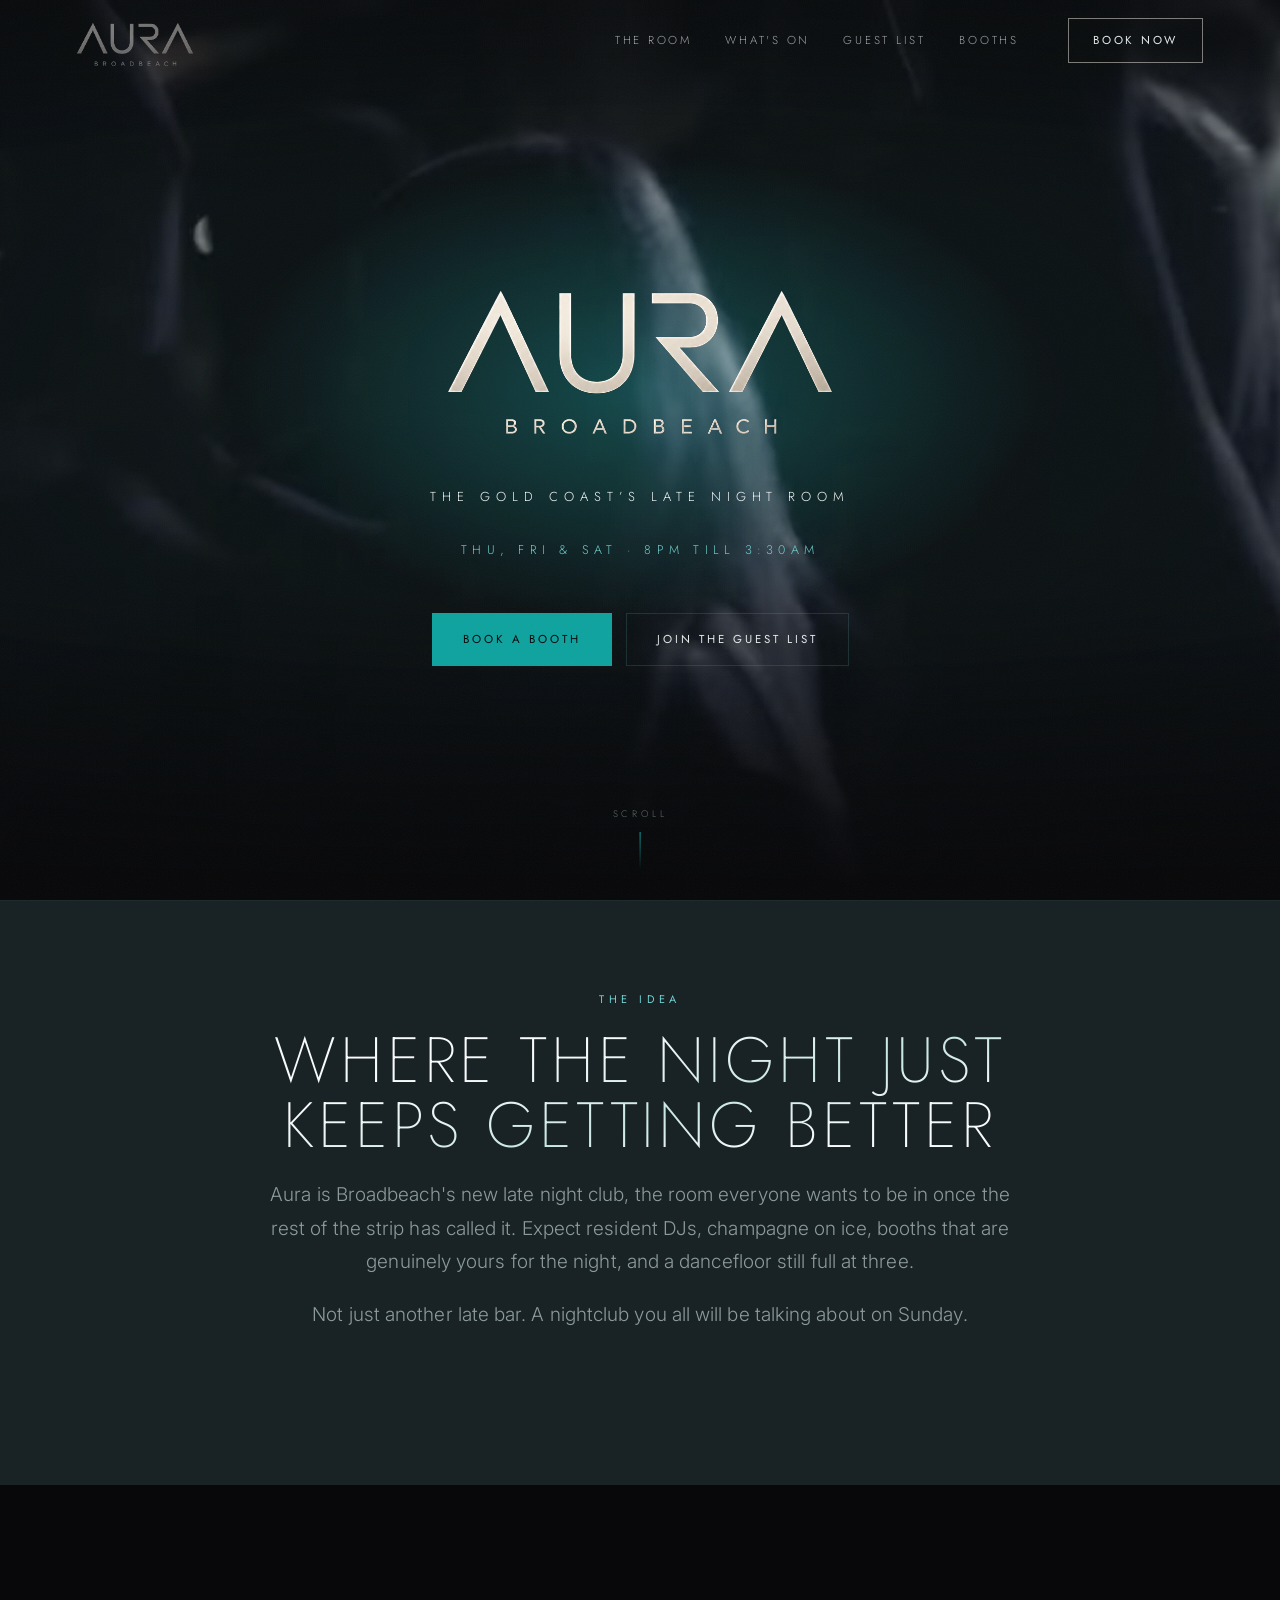
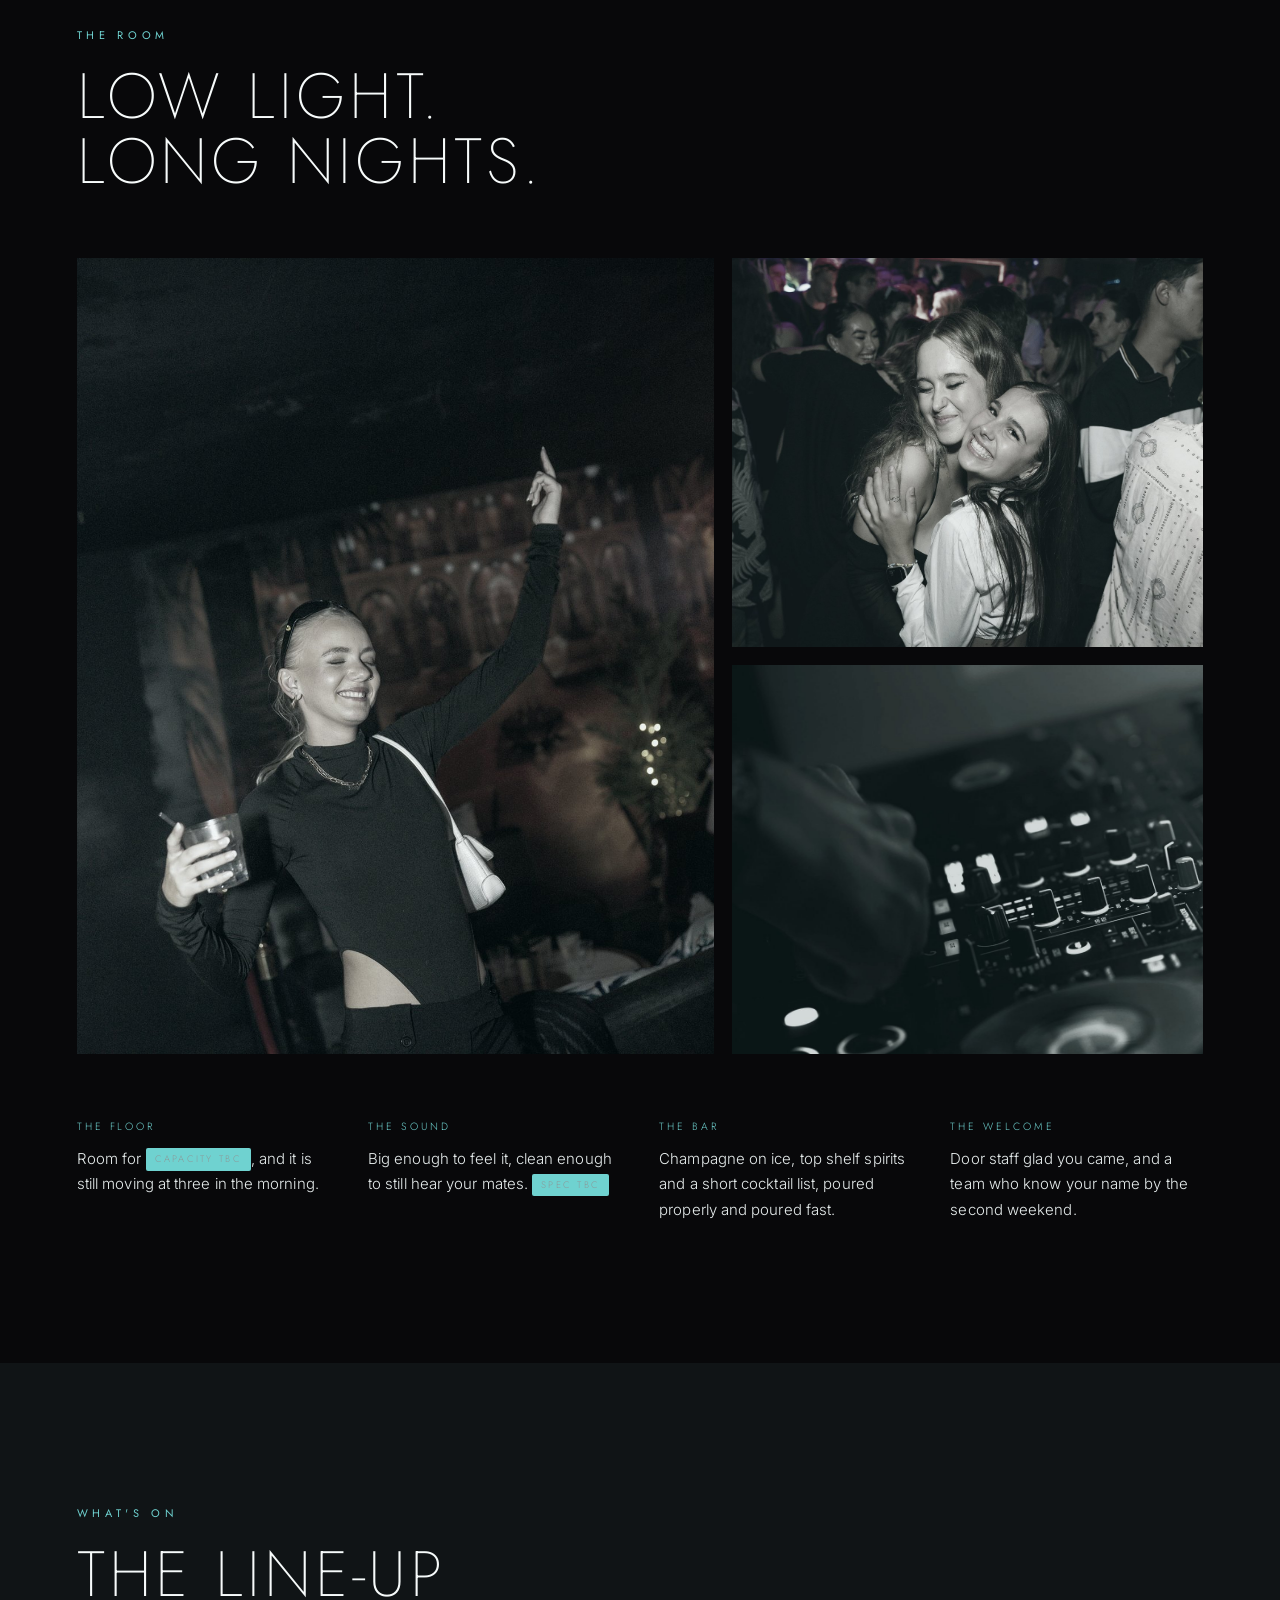
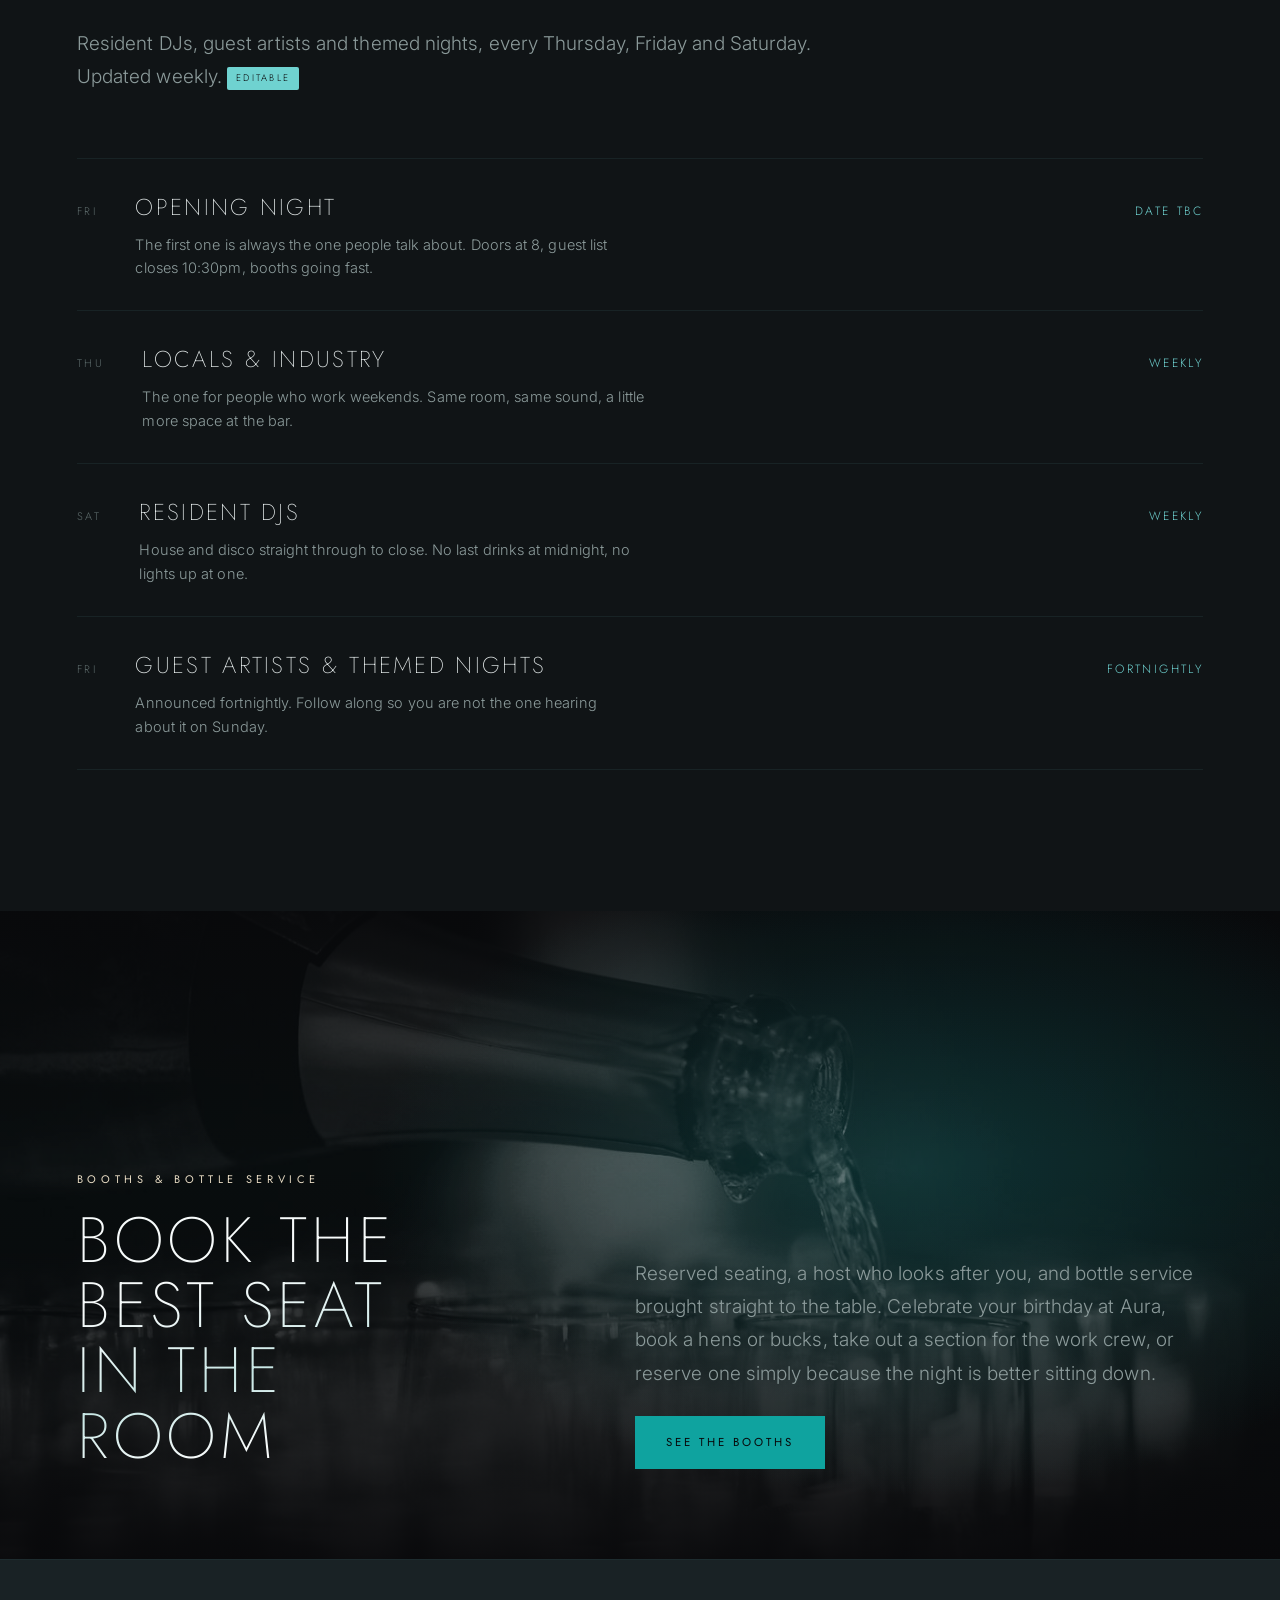
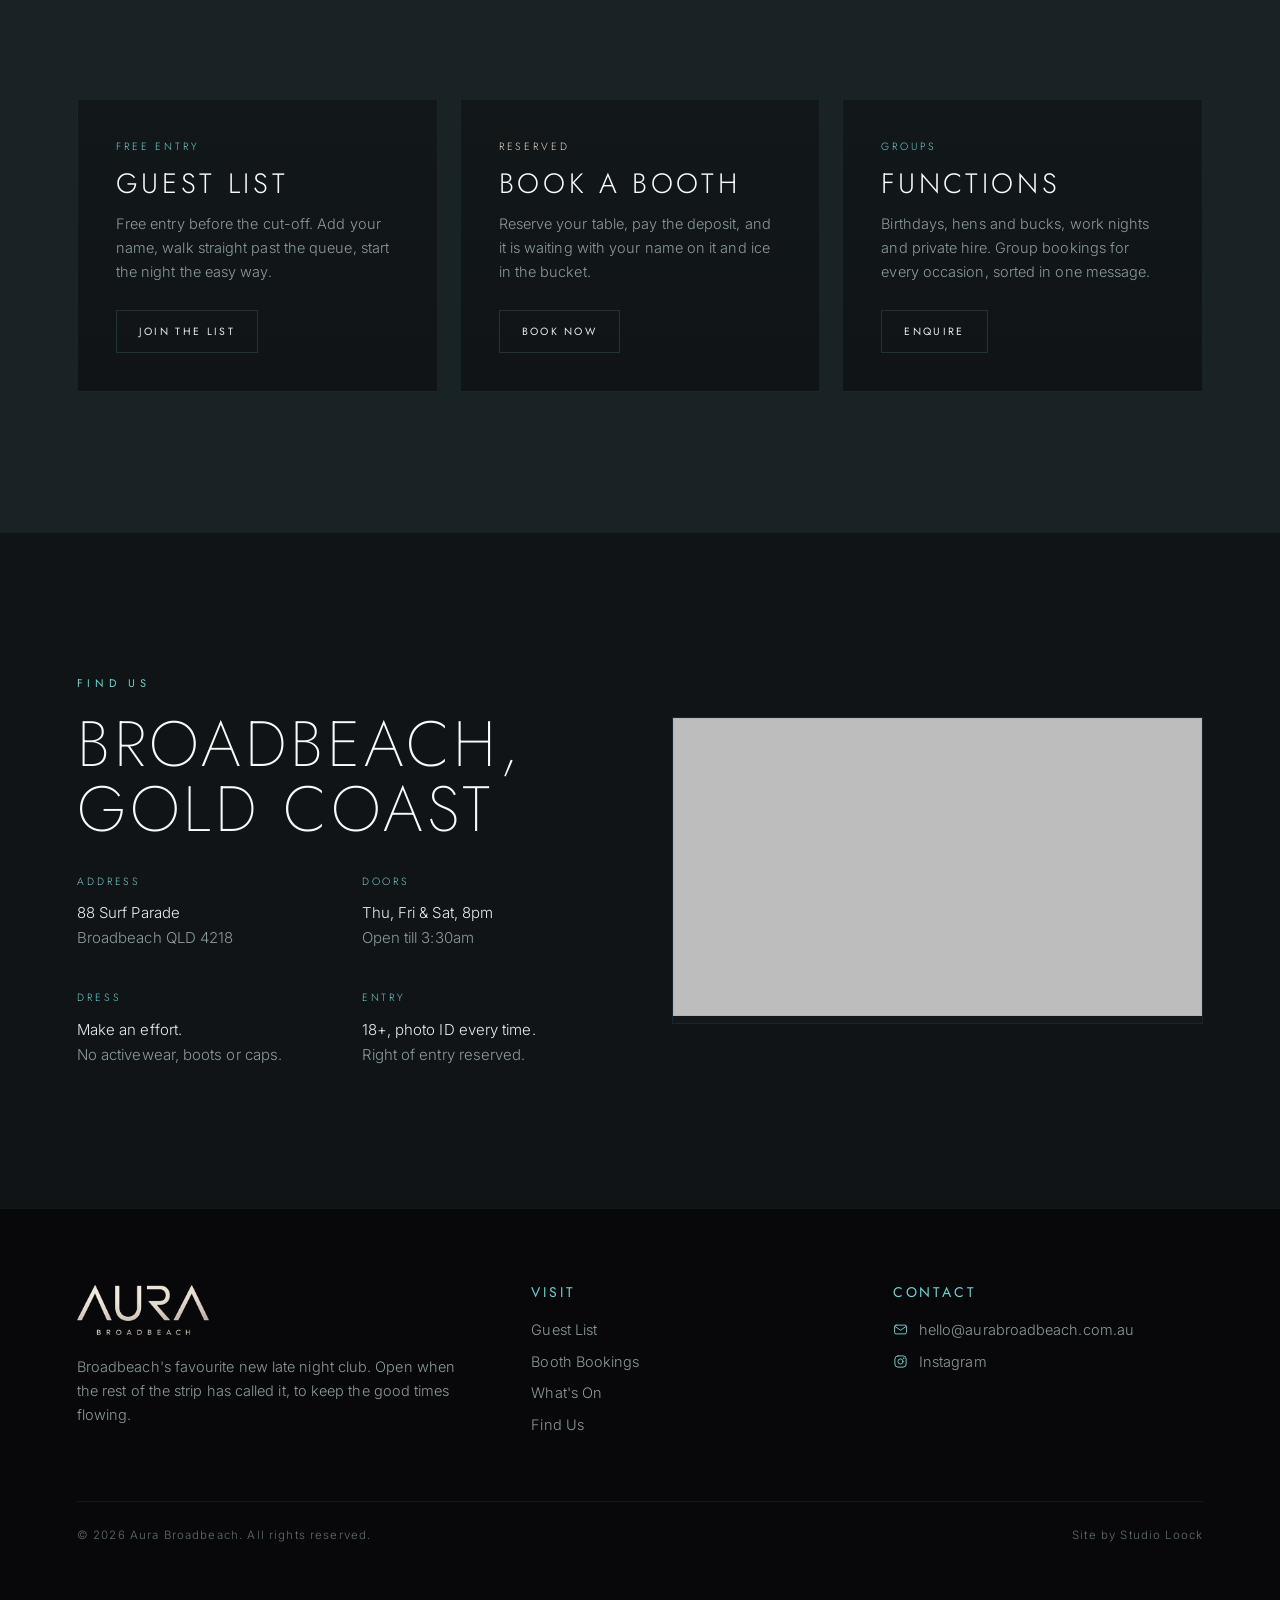
<file: index.html>
<!doctype html>
<html lang="en-AU">
<head>
<meta charset="utf-8">
<meta name="viewport" content="width=device-width, initial-scale=1">
<title>Aura Broadbeach | Late Night Club, Booths &amp; Guest List</title>
<meta name="description" content="Aura is Broadbeach's new late night club, where good taste meets a good time. Resident DJs, VIP booths, bottle service and a free guest list. Open Thursday to Saturday until 3:30am.">
<link rel="canonical" href="https://aurabroadbeach.com.au/">
<meta property="og:type" content="website">
<meta property="og:title" content="Aura Broadbeach">
<meta property="og:description" content="Broadbeach's new late night club. Resident DJs, VIP booths and bottle service, open Thursday to Saturday until 3:30am.">
<meta property="og:url" content="https://aurabroadbeach.com.au/">
<meta property="og:image" content="https://aurabroadbeach.com.au/assets/hero.jpg?v=6">
<meta name="twitter:card" content="summary_large_image">
<meta name="theme-color" content="#08080a">
<link rel="icon" href="assets/logo.png">
<link rel="preconnect" href="https://fonts.googleapis.com">
<link rel="preconnect" href="https://fonts.gstatic.com" crossorigin>
<link href="https://fonts.googleapis.com/css2?family=Jost:wght@200;300;400&family=Inter:wght@300;400&display=swap" rel="stylesheet">
<link rel="stylesheet" href="styles.css?v=17">
<!-- TRACKING SLOT: Meta Pixel + Google tag go here before launch -->
<script type="application/ld+json">
{
  "@context":"https://schema.org",
  "@type":"NightClub",
  "name":"Aura Broadbeach",
  "url":"https://aurabroadbeach.com.au/",
  "image":"https://aurabroadbeach.com.au/assets/hero.jpg?v=6",
  "description":"Aura is Broadbeach's late night club on the Gold Coast. Resident DJs, VIP booth bookings, bottle service and a free guest list, open Thursday to Saturday until 3:30am.",
  "address":{"@type":"PostalAddress","streetAddress":"88 Surf Parade","addressLocality":"Broadbeach","addressRegion":"QLD","postalCode":"4218","addressCountry":"AU"},
  "openingHoursSpecification":[
    {"@type":"OpeningHoursSpecification","dayOfWeek":["Thursday","Friday","Saturday"],"opens":"20:00","closes":"03:30"}
  ],
  "acceptsReservations":"True"
}
</script>
</head>
<body>

<a class="btn btn-sm" href="#main" style="position:absolute;left:-9999px;top:0;z-index:200;" onfocus="this.style.left='10px';this.style.top='10px';" onblur="this.style.left='-9999px';">Skip to content</a>

<nav class="nav" id="nav">
  <a class="nav-logo" href="./" aria-label="Aura Broadbeach, home"><img src="assets/logo.png" alt="Aura Broadbeach"></a>
  <div class="nav-links">
    <a class="hide-sm" href="#room">The Room</a>
    <a class="hide-sm" href="#whats-on">What's On</a>
    <a href="guest-list/">Guest List</a>
    <a href="booth-bookings/">Booths</a>
    <a class="btn btn-sm nav-cta" href="#" data-sr="booknow">Book Now</a>
  </div>
</nav>

<main id="main">

<!-- ============ HERO ============ -->
<header class="hero">
  <div class="hero-bg">
    <img src="assets/hero.jpg?v=6" alt="" aria-hidden="true" fetchpriority="high">
    <video class="hero-video" id="heroVideo" muted loop autoplay playsinline webkit-playsinline preload="none" poster="assets/hero.jpg?v=6" aria-hidden="true" tabindex="-1"
      data-webm="assets/hero.webm?v=6" data-mp4="assets/hero.mp4?v=6"
      data-webm-sm="assets/hero-m.webm?v=6" data-mp4-sm="assets/hero-m.mp4?v=6"></video>
  </div>
  <div class="hero-glow" aria-hidden="true"></div>
  <div class="hero-inner">
    <img class="hero-logo" src="assets/logo.png" alt="Aura Broadbeach">
    <p class="hero-sub">The Gold Coast&rsquo;s late <br class="br-sm">night room</p>
    <p class="hero-nights">Thu, Fri &amp; Sat &middot; 8pm till 3:30am</p>
    <div class="hero-cta">
      <a class="btn btn-solid" href="booth-bookings/">Book a Booth</a>
      <a class="btn" href="guest-list/">Join the Guest List</a>
    </div>
  </div>
  <a class="scroll-cue" href="#room">Scroll<span></span></a>
</header>

<!-- ============ STATEMENT ============ -->
<section class="band-tight band-slate">
  <div class="wrap">
    <div class="head center rv">
      <p class="eyebrow">The Idea</p>
      <h2 class="metal" style="max-width:22ch;">Where the night just keeps getting better</h2>
      <p class="lead" style="text-align:center; margin-inline:auto;">Aura is Broadbeach's new late night club, the room everyone wants to be in once the rest of the strip has called it. Expect resident DJs, champagne on ice, booths that are genuinely yours for the night, and a dancefloor still full at three.</p>
      <p class="lead" style="text-align:center; margin-inline:auto;">Not just another late bar. A nightclub you all will be talking about on Sunday.</p>
    </div>
  </div>
</section>

<!-- ============ THE ROOM ============ -->
<section class="band" id="room">
  <div class="wrap">
    <div class="head rv">
      <p class="eyebrow">The Room</p>
      <h2>Low light.<br>Long nights.</h2>
    </div>
    <div class="mosaic rv">
      <figure class="m-a"><img src="assets/room.jpg?v=5" alt="Friends on the dancefloor at Aura Broadbeach" loading="lazy"></figure>
      <figure class="m-b"><img src="assets/floor.jpg?v=5" alt="The crowd at Aura Broadbeach" loading="lazy"></figure>
      <figure class="m-c"><img src="assets/bar.jpg?v=5" alt="The DJ decks at Aura Broadbeach" loading="lazy"></figure>
    </div>
    <div class="info rv" style="margin-top:clamp(38px,5vw,64px);">
      <div><div class="k">The Floor</div><div class="v">Room for <span class="ph">capacity TBC</span>, and it is still moving at three in the morning.</div></div>
      <div><div class="k">The Sound</div><div class="v">Big enough to feel it, clean enough to still hear your mates. <span class="ph">spec TBC</span></div></div>
      <div><div class="k">The Bar</div><div class="v">Champagne on ice, top shelf spirits and a short cocktail list, poured properly and poured fast.</div></div>
      <div><div class="k">The Welcome</div><div class="v">Door staff glad you came, and a team who know your name by the second weekend.</div></div>
    </div>
  </div>
</section>

<!-- ============ WHAT'S ON ============ -->
<section class="band" id="whats-on" style="background:var(--ink);">
  <div class="wrap">
    <div class="head rv">
      <p class="eyebrow">What's On</p>
      <h2>The line-up</h2>
      <p class="lead">Resident DJs, guest artists and themed nights, every Thursday, Friday and Saturday. Updated weekly. <span class="ph">Editable</span></p>
    </div>
    <div class="rows rv">
      <div class="row">
        <div class="n">FRI</div>
        <div><div class="t">Opening Night</div><div class="d">The first one is always the one people talk about. Doors at 8, guest list closes 10:30pm, booths going fast.</div></div>
        <div class="v">Date TBC</div>
      </div>
      <div class="row">
        <div class="n">THU</div>
        <div><div class="t">Locals &amp; Industry</div><div class="d">The one for people who work weekends. Same room, same sound, a little more space at the bar.</div></div>
        <div class="v">Weekly</div>
      </div>
      <div class="row">
        <div class="n">SAT</div>
        <div><div class="t">Resident DJs</div><div class="d">House and disco straight through to close. No last drinks at midnight, no lights up at one.</div></div>
        <div class="v">Weekly</div>
      </div>
      <div class="row">
        <div class="n">FRI</div>
        <div><div class="t">Guest Artists &amp; Themed Nights</div><div class="d">Announced fortnightly. Follow along so you are not the one hearing about it on Sunday.</div></div>
        <div class="v">Fortnightly</div>
      </div>
    </div>
  </div>
</section>

<!-- ============ BOOTHS FEATURE ============ -->
<section class="feature">
  <div class="feature-bg"><img src="assets/booths.jpg?v=5" alt="" aria-hidden="true" loading="lazy"></div>
  <div class="feature-glow" aria-hidden="true"></div>
  <div class="wrap">
    <div class="split narrow" style="align-items:end;">
      <div class="rv">
        <p class="eyebrow gold" style="margin-bottom:20px;">Booths &amp; Bottle Service</p>
        <h2 class="metal h-tight-sm">Book the best seat in the room</h2>
      </div>
      <div class="rv" style="display:flex; flex-direction:column; gap:26px; align-items:flex-start;">
        <p class="lead">Reserved seating, a host who looks after you, and bottle service brought straight to the table. Celebrate your birthday at Aura, book a hens or bucks, take out a section for the work crew, or reserve one simply because the night is better sitting down.</p>
        <a class="btn btn-solid" href="booth-bookings/">See the booths</a>
      </div>
    </div>
  </div>
</section>

<!-- ============ TWO PATHS ============ -->
<section class="band band-slate">
  <div class="wrap">
    <div class="cards rv">
      <div class="card">
        <p class="cap">Free Entry</p>
        <h3>Guest List</h3>
        <p>Free entry before the cut-off. Add your name, walk straight past the queue, start the night the easy way.</p>
        <div style="margin-top:auto; padding-top:12px;"><a class="btn btn-sm" href="guest-list/">Join the list</a></div>
      </div>
      <div class="card">
        <p class="cap gold">Reserved</p>
        <h3>Book a Booth</h3>
        <p>Reserve your table, pay the deposit, and it is waiting with your name on it and ice in the bucket.</p>
        <div style="margin-top:auto; padding-top:12px;"><a class="btn btn-sm" href="booth-bookings/">Book now</a></div>
      </div>
      <div class="card">
        <p class="cap">Groups</p>
        <h3>Functions</h3>
        <p>Birthdays, hens and bucks, work nights and private hire. Group bookings for every occasion, sorted in one message.</p>
        <div style="margin-top:auto; padding-top:12px;"><a class="btn btn-sm" href="booth-bookings/#functions">Enquire</a></div>
      </div>
    </div>
  </div>
</section>

<!-- ============ FIND US ============ -->
<section class="band" id="find-us" style="background:var(--ink);">
  <div class="wrap">
    <div class="split">
      <div class="rv">
        <p class="eyebrow" style="margin-bottom:20px;">Find Us</p>
        <h2 style="margin-bottom:30px;">Broadbeach,<br>Gold Coast</h2>
        <div class="info" style="grid-template-columns:1fr 1fr;">
          <div><div class="k">Address</div><div class="v">88 Surf Parade<br><span>Broadbeach QLD 4218</span></div></div>
          <div><div class="k">Doors</div><div class="v">Thu, Fri &amp; Sat, 8pm<br><span>Open till 3:30am</span></div></div>
          <div><div class="k">Dress</div><div class="v">Make an effort.<br><span>No activewear, boots or caps.</span></div></div>
          <div><div class="k">Entry</div><div class="v">18+, photo ID every time.<br><span>Right of entry reserved.</span></div></div>
        </div>
      </div>
      <div class="rv map-shell">
        <iframe class="map" title="Map showing Aura Broadbeach" loading="lazy" referrerpolicy="no-referrer-when-downgrade"
          src="https://www.google.com/maps?q=88%20Surf%20Parade%2C%20Broadbeach%20QLD%204218&output=embed"></iframe>
      </div>
    </div>
  </div>
</section>

</main>

<!-- ============ FOOTER ============ -->
<footer class="site">
  <div class="wrap">
    <div class="foot">
      <div>
        <img src="assets/logo.png" alt="Aura Broadbeach">
        <p>Broadbeach's favourite new late night club. Open when the rest of the strip has called it, to keep the good times flowing.</p>
      </div>
      <div>
        <h4>Visit</h4>
        <a href="guest-list/">Guest List</a>
        <a href="booth-bookings/">Booth Bookings</a>
        <a href="#whats-on">What's On</a>
        <a href="#find-us">Find Us</a>
      </div>
      <div>
        <h4>Contact</h4>
        <a class="with-ico" href="mailto:HELLO@AURABROADBEACH.COM.AU"><svg viewBox="0 0 24 24" aria-hidden="true"><rect x="2.5" y="5" width="19" height="14" rx="2.5"/><path d="M3 7l8.1 5.6a1.6 1.6 0 0 0 1.8 0L21 7"/></svg><span>hello@aurabroadbeach.com.au</span></a>
        <a class="with-ico" href="https://www.instagram.com/aura_broadbeach/" target="_blank" rel="noopener"><svg viewBox="0 0 24 24" aria-hidden="true"><rect x="3" y="3" width="18" height="18" rx="5"/><circle cx="12" cy="12" r="4.1"/><circle class="fillbit" cx="17.2" cy="6.8" r="1.25"/></svg><span>Instagram</span></a>
        <!-- Facebook link hidden until the venue supplies the URL -->
      </div>
    </div>
    <div class="colophon">
      <span>&copy; 2026 Aura Broadbeach. All rights reserved.</span>
      <span>Site by <a href="https://studioloock.co" target="_blank" rel="noopener">Studio Loock</a></span>
    </div>
  </div>
</footer>
<script src="assets/lenis.min.js" defer></script>
<script src="app.js?v=13" defer></script>
</body>
</html>
</file>
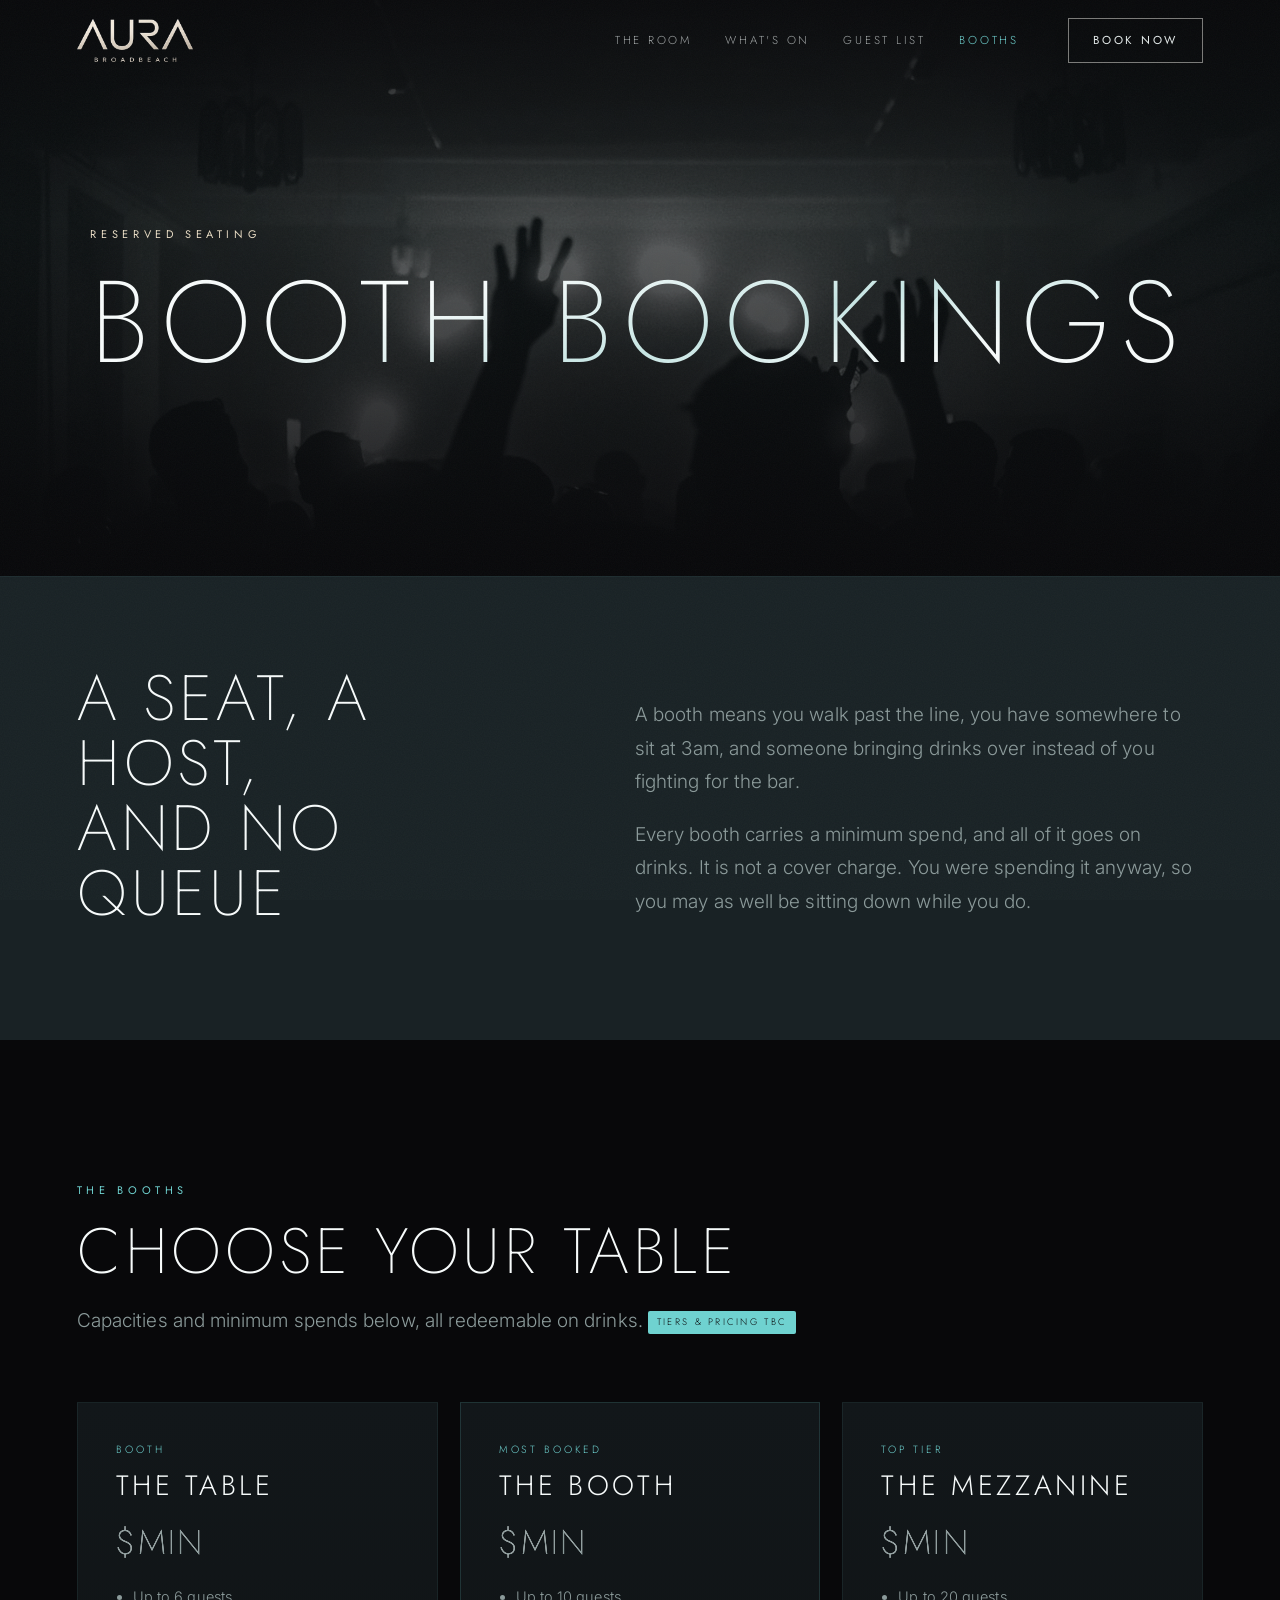
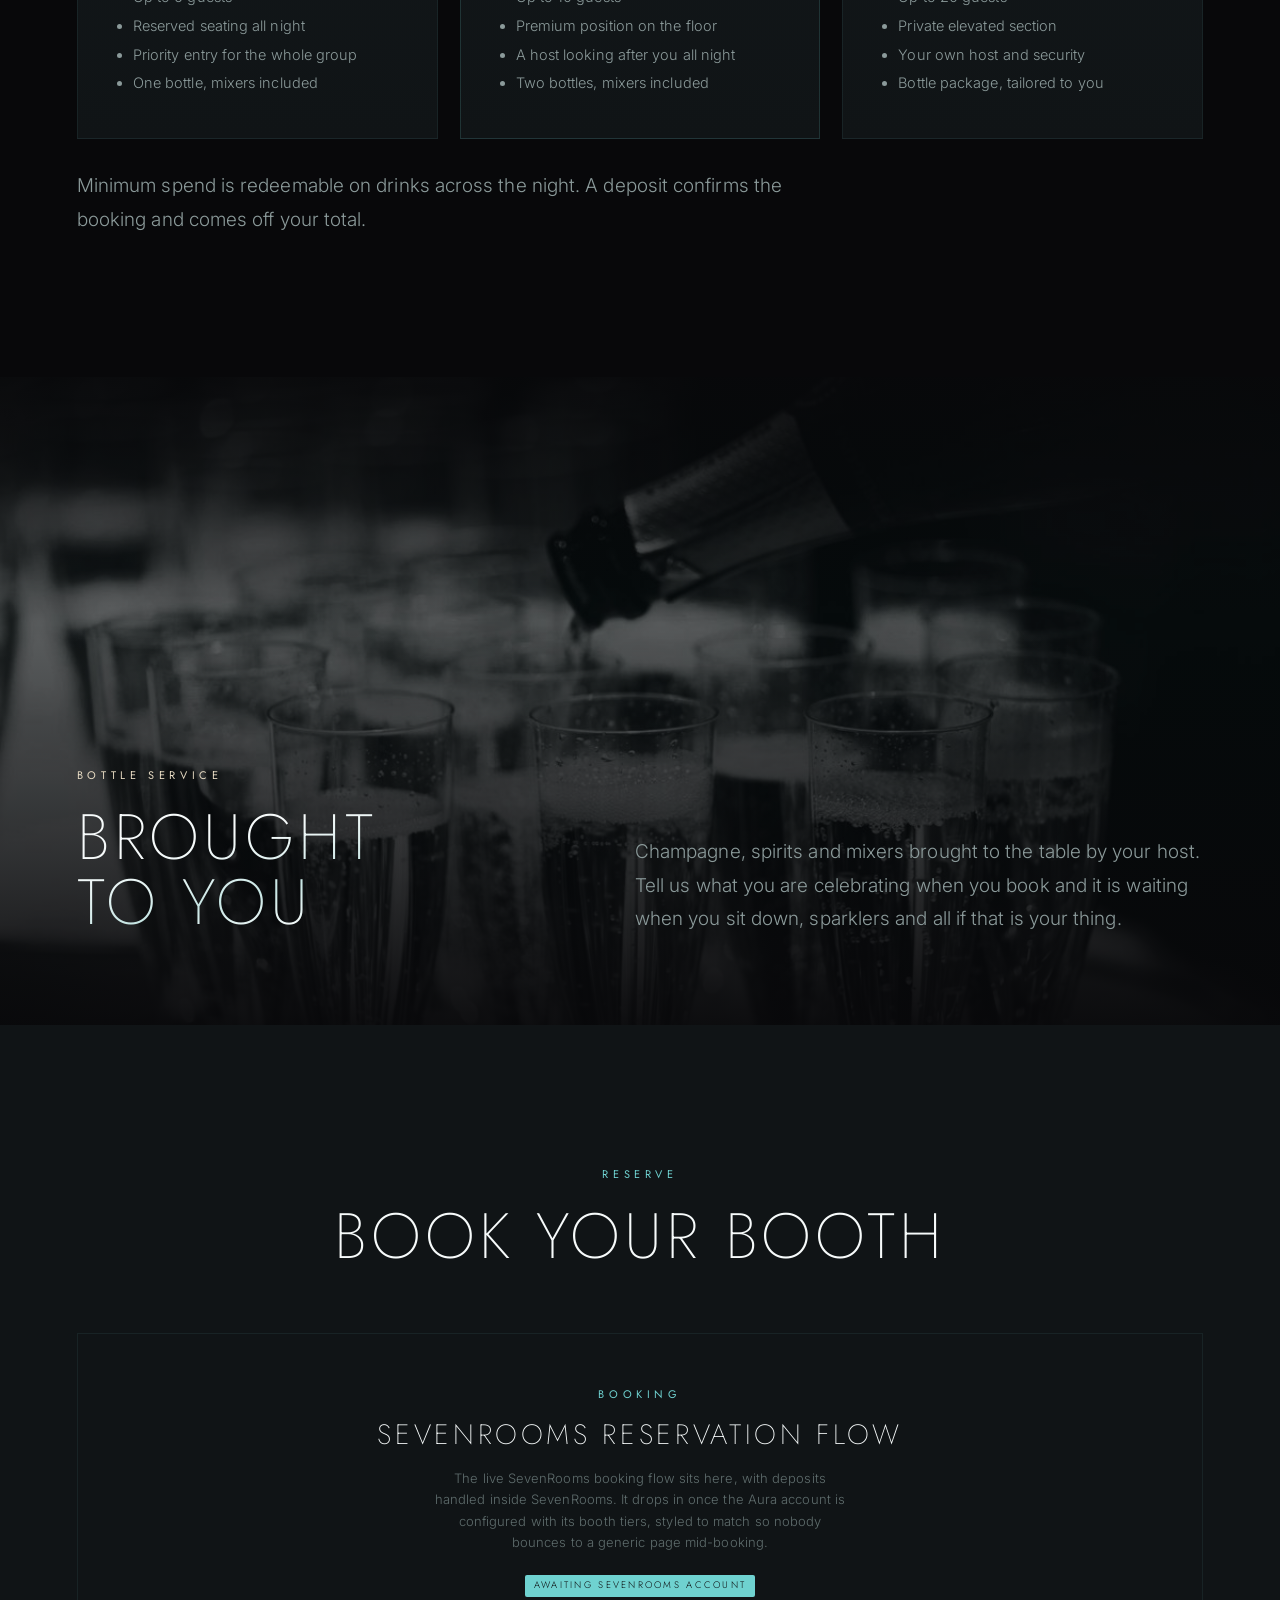
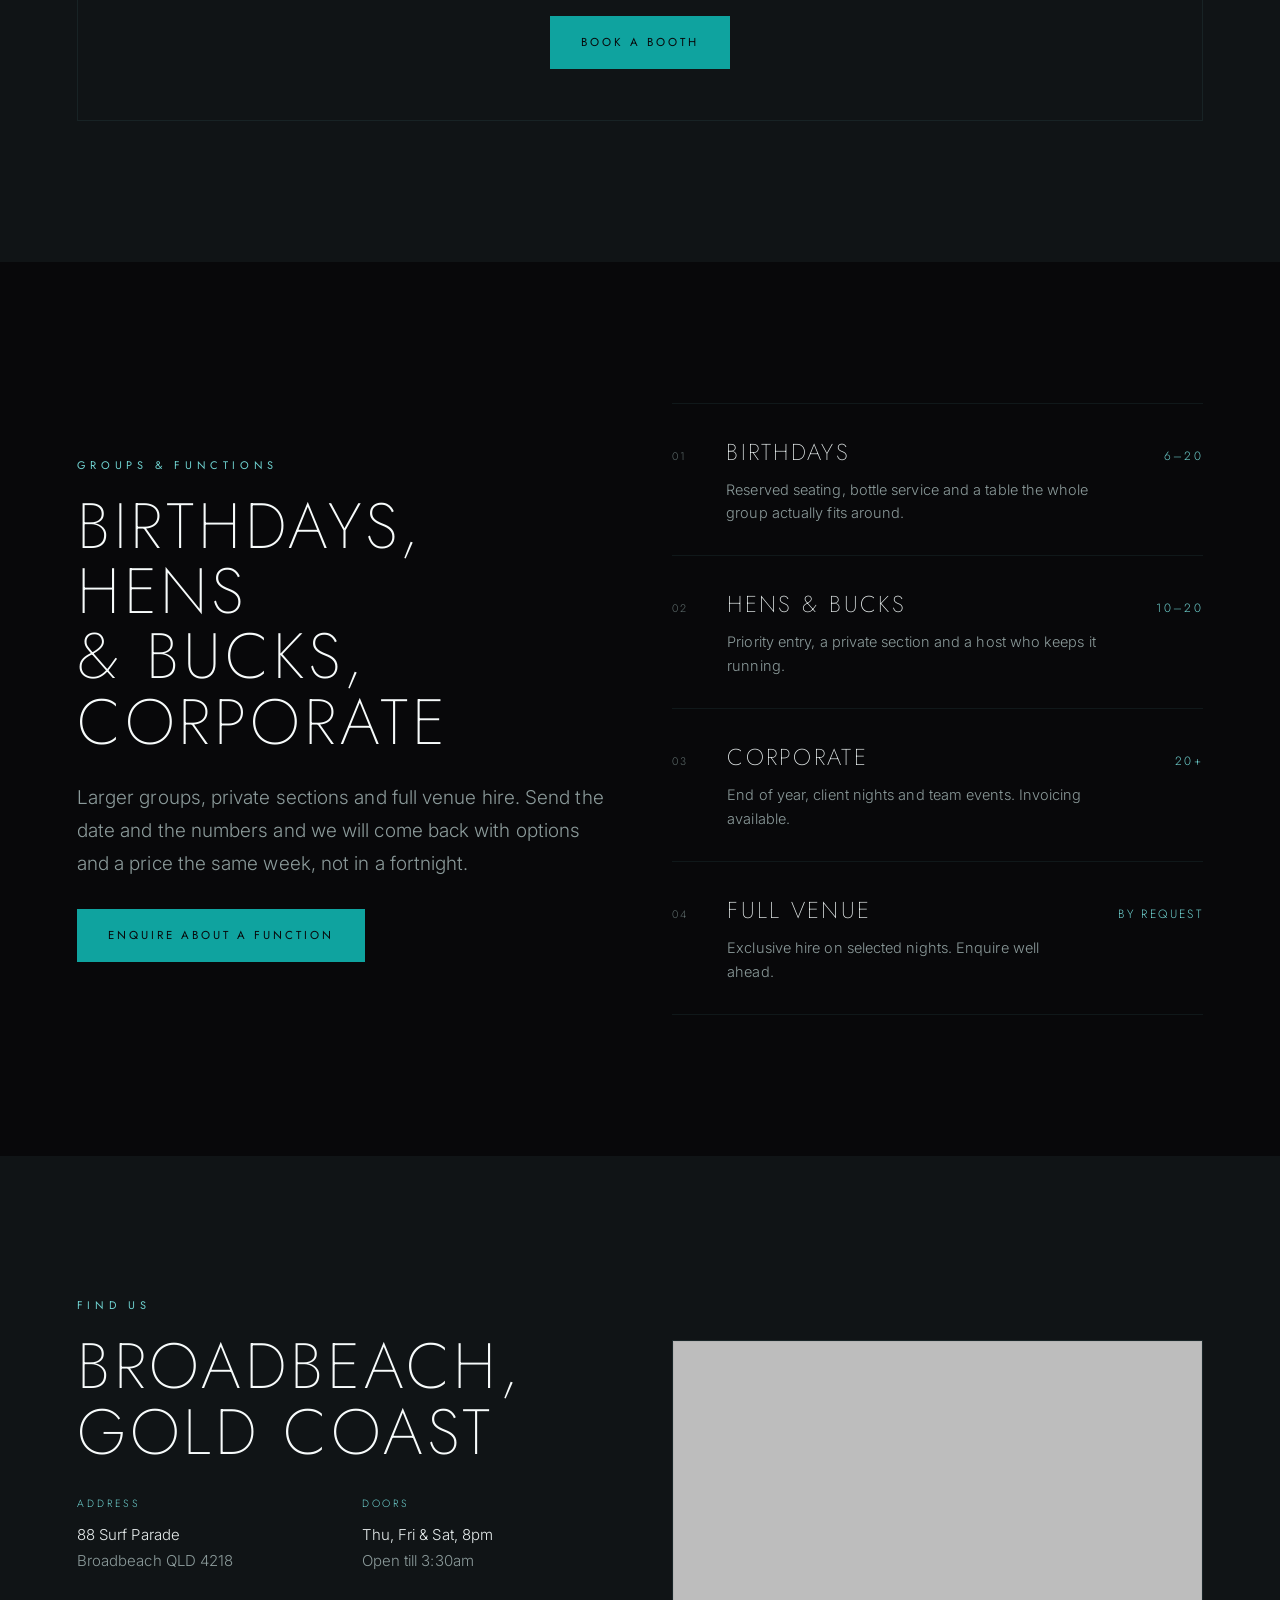
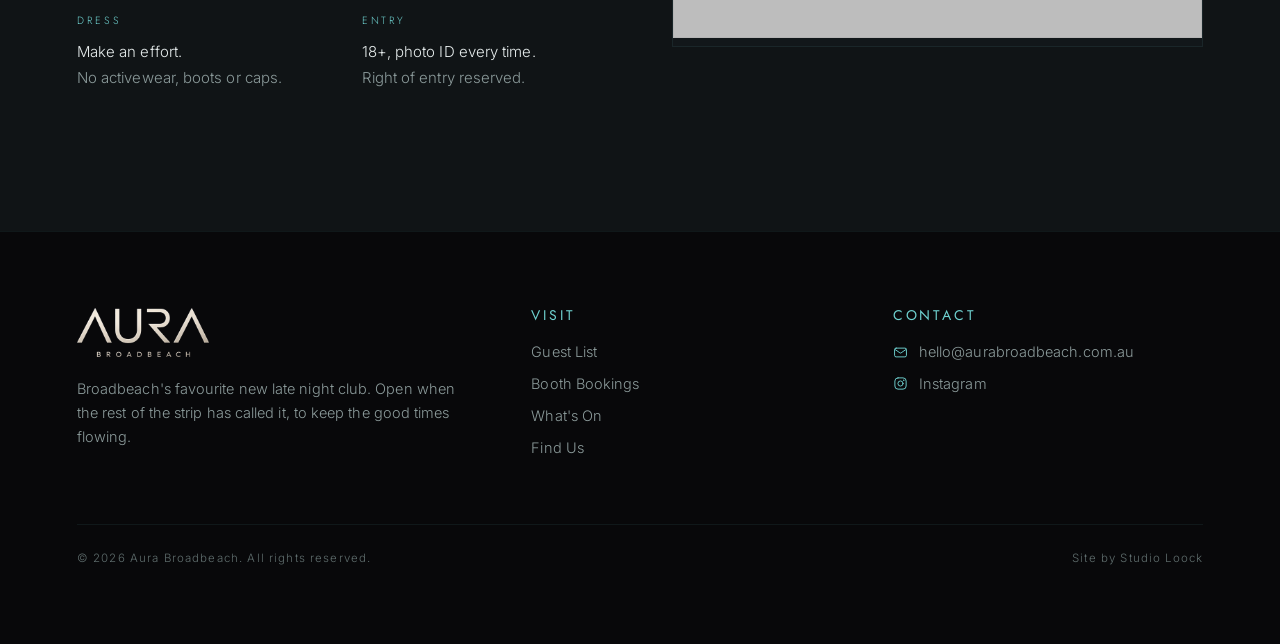
<file: booth-bookings/index.html>
<!doctype html>
<html lang="en-AU">
<head>
<meta charset="utf-8">
<meta name="viewport" content="width=device-width, initial-scale=1">
<title>Booth Bookings | Aura Broadbeach</title>
<meta name="description" content="Book a booth at Aura Broadbeach. Reserved seating, a dedicated host and bottle service for birthdays, hens and bucks, work nights and private groups.">
<link rel="canonical" href="https://aurabroadbeach.com.au/booth-bookings/">
<meta property="og:type" content="website">
<meta property="og:title" content="Booth Bookings | Aura Broadbeach">
<meta property="og:description" content="Private seating, a dedicated host and your bottles brought to the table.">
<meta property="og:url" content="https://aurabroadbeach.com.au/booth-bookings/">
<meta property="og:image" content="https://aurabroadbeach.com.au/assets/booth-hero.jpg?v=5">
<meta name="twitter:card" content="summary_large_image">
<meta name="theme-color" content="#08080a">
<link rel="icon" href="../assets/logo.png">
<link rel="preconnect" href="https://fonts.googleapis.com">
<link rel="preconnect" href="https://fonts.gstatic.com" crossorigin>
<link href="https://fonts.googleapis.com/css2?family=Jost:wght@200;300;400&family=Inter:wght@300;400&display=swap" rel="stylesheet">
<link rel="stylesheet" href="../styles.css?v=17">
<!-- TRACKING SLOT -->
</head>
<body>

<nav class="nav stuck" id="nav">
  <a class="nav-logo always" href="../" aria-label="Aura Broadbeach, home"><img src="../assets/logo.png" alt="Aura Broadbeach"></a>
  <div class="nav-links">
    <a class="hide-sm" href="../#room">The Room</a>
    <a class="hide-sm" href="../#whats-on">What's On</a>
    <a href="../guest-list/">Guest List</a>
    <a href="./" aria-current="page">Booths</a>
    <a class="btn btn-sm nav-cta" href="#" data-sr="booknow">Book Now</a>
  </div>
</nav>

<main>

<section class="feature" style="min-height:64svh; align-items:center;">
  <div class="feature-bg"><img src="../assets/booth-hero.jpg?v=5" alt="" aria-hidden="true" fetchpriority="high"></div>
  <div class="wrap" style="padding-top:120px;">
    <div>
      <p class="eyebrow gold" style="margin-bottom:20px;">Reserved Seating</p>
      <h1 class="metal">Booth Bookings</h1>
    </div>
  </div>
</section>

<section class="band-tight band-slate">
  <div class="wrap">
    <div class="split narrow">
      <div class="rv">
        <h2 style="margin-bottom:24px;">A seat, a host,<br>and no queue</h2>
      </div>
      <div class="rv" style="display:flex; flex-direction:column; gap:20px;">
        <p class="lead">A booth means you walk past the line, you have somewhere to sit at 3am, and someone bringing drinks over instead of you fighting for the bar.</p>
        <p class="lead">Every booth carries a minimum spend, and all of it goes on drinks. It is not a cover charge. You were spending it anyway, so you may as well be sitting down while you do.</p>
      </div>
    </div>
  </div>
</section>

<section class="band" id="tiers">
  <div class="wrap">
    <div class="head rv">
      <p class="eyebrow">The Booths</p>
      <h2>Choose your table</h2>
      <p class="lead">Capacities and minimum spends below, all redeemable on drinks. <span class="ph">Tiers &amp; pricing TBC</span></p>
    </div>
    <div class="cards rv">
      <div class="card">
        <p class="cap">Booth</p>
        <h3>The Table</h3>
        <p class="price metal">$MIN</p>
        <ul>
          <li>Up to 6 guests</li>
          <li>Reserved seating all night</li>
          <li>Priority entry for the whole group</li>
          <li>One bottle, mixers included</li>
        </ul>
      </div>
      <div class="card" style="border-color:var(--line);">
        <p class="cap">Most Booked</p>
        <h3>The Booth</h3>
        <p class="price metal">$MIN</p>
        <ul>
          <li>Up to 10 guests</li>
          <li>Premium position on the floor</li>
          <li>A host looking after you all night</li>
          <li>Two bottles, mixers included</li>
        </ul>
      </div>
      <div class="card">
        <p class="cap">Top Tier</p>
        <h3>The Mezzanine</h3>
        <p class="price metal">$MIN</p>
        <ul>
          <li>Up to 20 guests</li>
          <li>Private elevated section</li>
          <li>Your own host and security</li>
          <li>Bottle package, tailored to you</li>
        </ul>
      </div>
    </div>
    <p class="lead rv" style="margin-top:30px;">Minimum spend is redeemable on drinks across the night. A deposit confirms the booking and comes off your total.</p>
  </div>
</section>

<section class="feature">
  <div class="feature-bg"><img src="../assets/service.jpg?v=5" alt="" aria-hidden="true" loading="lazy"></div>
  <div class="wrap">
    <div class="split narrow" style="align-items:end;">
      <div class="rv">
        <p class="eyebrow gold" style="margin-bottom:20px;">Bottle Service</p>
        <h2 class="metal h-tight-sm">Brought to you</h2>
      </div>
      <div class="rv">
        <p class="lead">Champagne, spirits and mixers brought to the table by your host. Tell us what you are celebrating when you book and it is waiting when you sit down, sparklers and all if that is your thing.</p>
      </div>
    </div>
  </div>
</section>

<section class="band" style="background:var(--ink);">
  <div class="wrap">
    <div class="head center rv">
      <p class="eyebrow">Reserve</p>
      <h2>Book your booth</h2>
    </div>
    <div class="slot rv">
      <!-- SEVENROOMS SLOT: replace this block with the reservation widget embed -->
      <p class="eyebrow">Booking</p>
      <h3 style="font-weight:200;">SevenRooms reservation flow</h3>
      <p class="note">The live SevenRooms booking flow sits here, with deposits handled inside SevenRooms. It drops in once the Aura account is configured with its booth tiers, styled to match so nobody bounces to a generic page mid-booking.</p>
      <p><span class="ph">Awaiting SevenRooms account</span></p>
      <a class="btn btn-solid" href="#" data-sr="booths">Book a Booth</a>
    </div>
  </div>
</section>

<section class="band" id="functions">
  <div class="wrap">
    <div class="split">
      <div class="rv">
        <p class="eyebrow" style="margin-bottom:20px;">Groups &amp; Functions</p>
        <h2 style="margin-bottom:26px;">Birthdays, hens<br>&amp; bucks, corporate</h2>
        <p class="lead" style="margin-bottom:28px;">Larger groups, private sections and full venue hire. Send the date and the numbers and we will come back with options and a price the same week, not in a fortnight.</p>
        <a class="btn btn-solid" href="mailto:HELLO@AURABROADBEACH.COM.AU?subject=Function%20enquiry%20-%20Aura%20Broadbeach">Enquire about a function</a>
      </div>
      <div class="rv">
        <div class="rows">
          <div class="row"><div class="n">01</div><div><div class="t">Birthdays</div><div class="d">Reserved seating, bottle service and a table the whole group actually fits around.</div></div><div class="v">6&ndash;20</div></div>
          <div class="row"><div class="n">02</div><div><div class="t">Hens &amp; Bucks</div><div class="d">Priority entry, a private section and a host who keeps it running.</div></div><div class="v">10&ndash;20</div></div>
          <div class="row"><div class="n">03</div><div><div class="t">Corporate</div><div class="d">End of year, client nights and team events. Invoicing available.</div></div><div class="v">20+</div></div>
          <div class="row"><div class="n">04</div><div><div class="t">Full Venue</div><div class="d">Exclusive hire on selected nights. Enquire well ahead.</div></div><div class="v">By request</div></div>
        </div>
      </div>
    </div>
  </div>
</section>

<!-- ============ FIND US ============ -->
<section class="band" id="find-us" style="background:var(--ink);">
  <div class="wrap">
    <div class="split">
      <div class="rv">
        <p class="eyebrow" style="margin-bottom:20px;">Find Us</p>
        <h2 style="margin-bottom:30px;">Broadbeach,<br>Gold Coast</h2>
        <div class="info" style="grid-template-columns:1fr 1fr;">
          <div><div class="k">Address</div><div class="v">88 Surf Parade<br><span>Broadbeach QLD 4218</span></div></div>
          <div><div class="k">Doors</div><div class="v">Thu, Fri &amp; Sat, 8pm<br><span>Open till 3:30am</span></div></div>
          <div><div class="k">Dress</div><div class="v">Make an effort.<br><span>No activewear, boots or caps.</span></div></div>
          <div><div class="k">Entry</div><div class="v">18+, photo ID every time.<br><span>Right of entry reserved.</span></div></div>
        </div>
      </div>
      <div class="rv map-shell">
        <iframe class="map" title="Map showing Aura Broadbeach" loading="lazy" referrerpolicy="no-referrer-when-downgrade"
          src="https://www.google.com/maps?q=88%20Surf%20Parade%2C%20Broadbeach%20QLD%204218&output=embed"></iframe>
      </div>
    </div>
  </div>
</section>

</main>

<footer class="site">
  <div class="wrap">
    <div class="foot">
      <div>
        <img src="../assets/logo.png" alt="Aura Broadbeach">
        <p>Broadbeach's favourite new late night club. Open when the rest of the strip has called it, to keep the good times flowing.</p>
      </div>
      <div>
        <h4>Visit</h4>
        <a href="../guest-list/">Guest List</a>
        <a href="./">Booth Bookings</a>
        <a href="../#whats-on">What's On</a>
        <a href="#find-us">Find Us</a>
      </div>
      <div>
        <h4>Contact</h4>
        <a class="with-ico" href="mailto:HELLO@AURABROADBEACH.COM.AU"><svg viewBox="0 0 24 24" aria-hidden="true"><rect x="2.5" y="5" width="19" height="14" rx="2.5"/><path d="M3 7l8.1 5.6a1.6 1.6 0 0 0 1.8 0L21 7"/></svg><span>hello@aurabroadbeach.com.au</span></a>
        <a class="with-ico" href="https://www.instagram.com/aura_broadbeach/" target="_blank" rel="noopener"><svg viewBox="0 0 24 24" aria-hidden="true"><rect x="3" y="3" width="18" height="18" rx="5"/><circle cx="12" cy="12" r="4.1"/><circle class="fillbit" cx="17.2" cy="6.8" r="1.25"/></svg><span>Instagram</span></a>
        <!-- Facebook link hidden until the venue supplies the URL -->
      </div>
    </div>
    <div class="colophon">
      <span>&copy; 2026 Aura Broadbeach. All rights reserved.</span>
      <span>Site by <a href="https://studioloock.co" target="_blank" rel="noopener">Studio Loock</a></span>
    </div>
  </div>
</footer>
<script src="../assets/lenis.min.js" defer></script>
<script src="../app.js?v=13" defer></script>
</body>
</html>
</file>
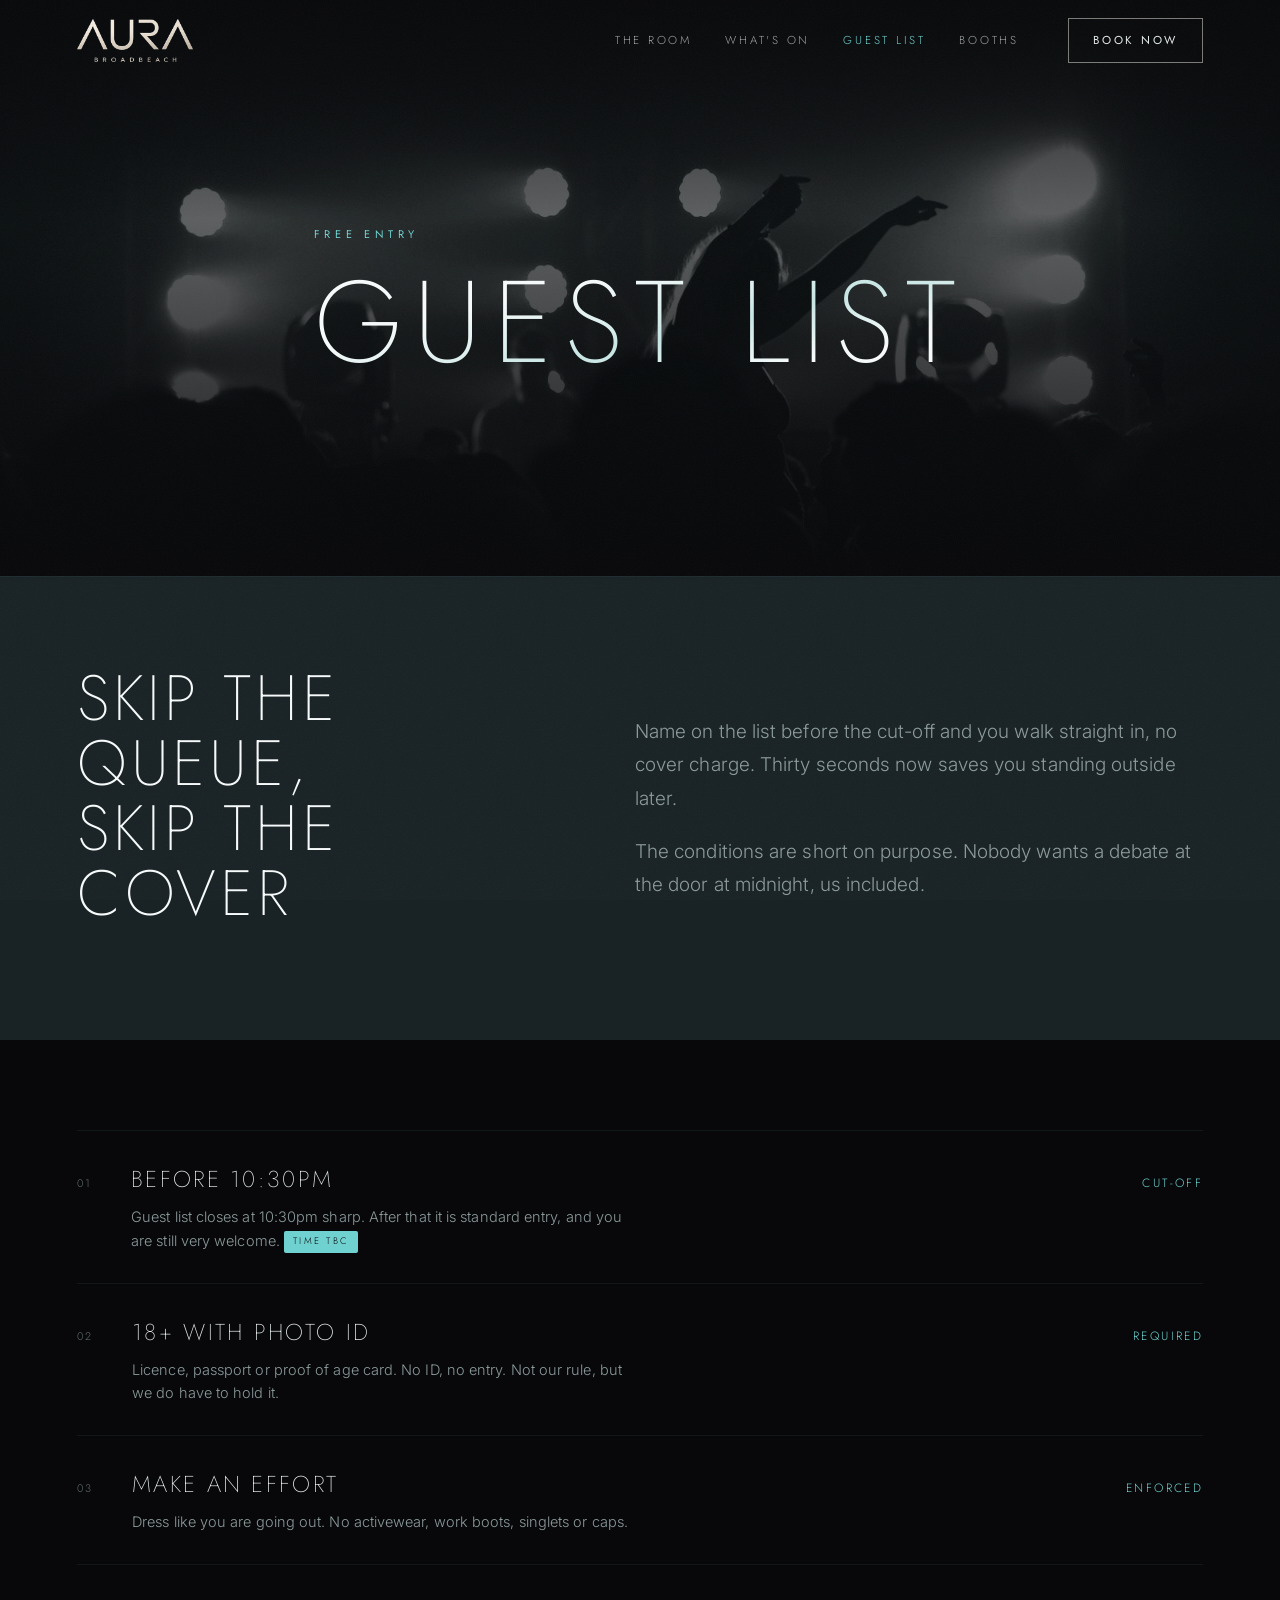
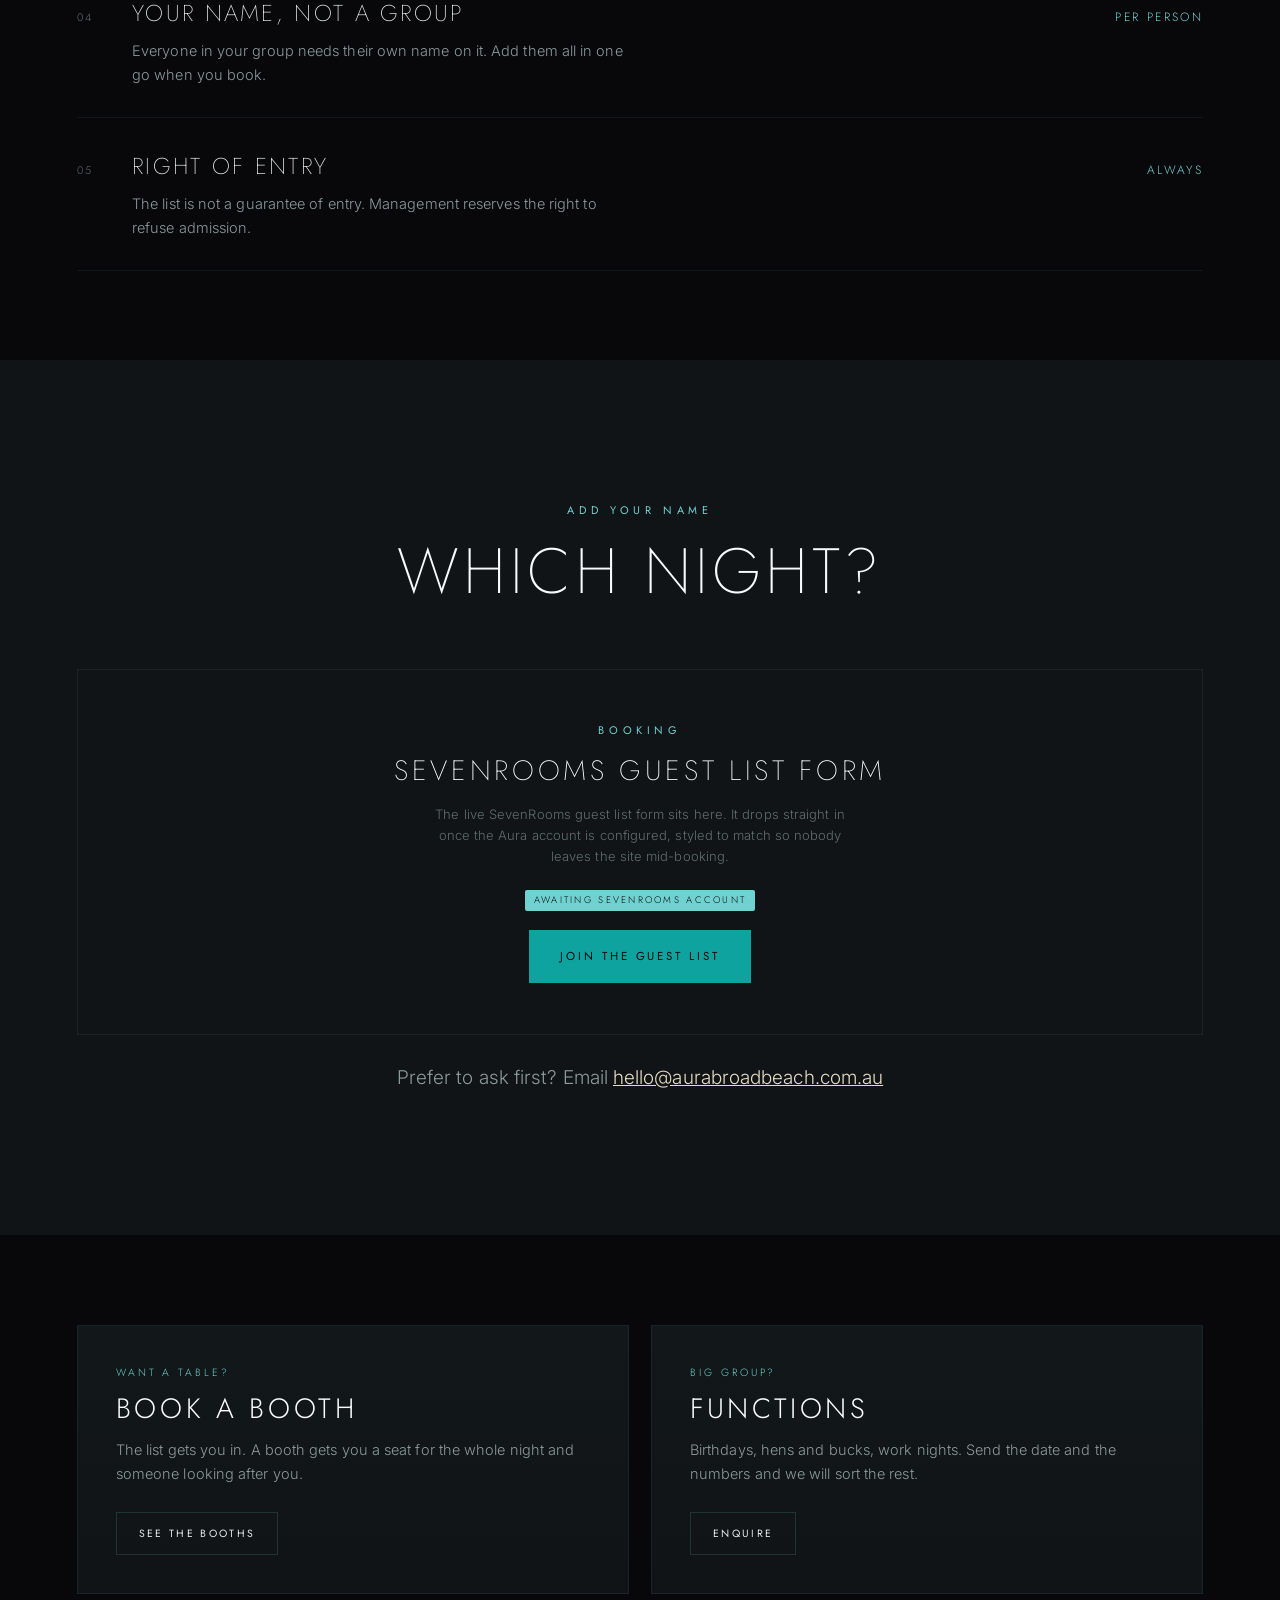
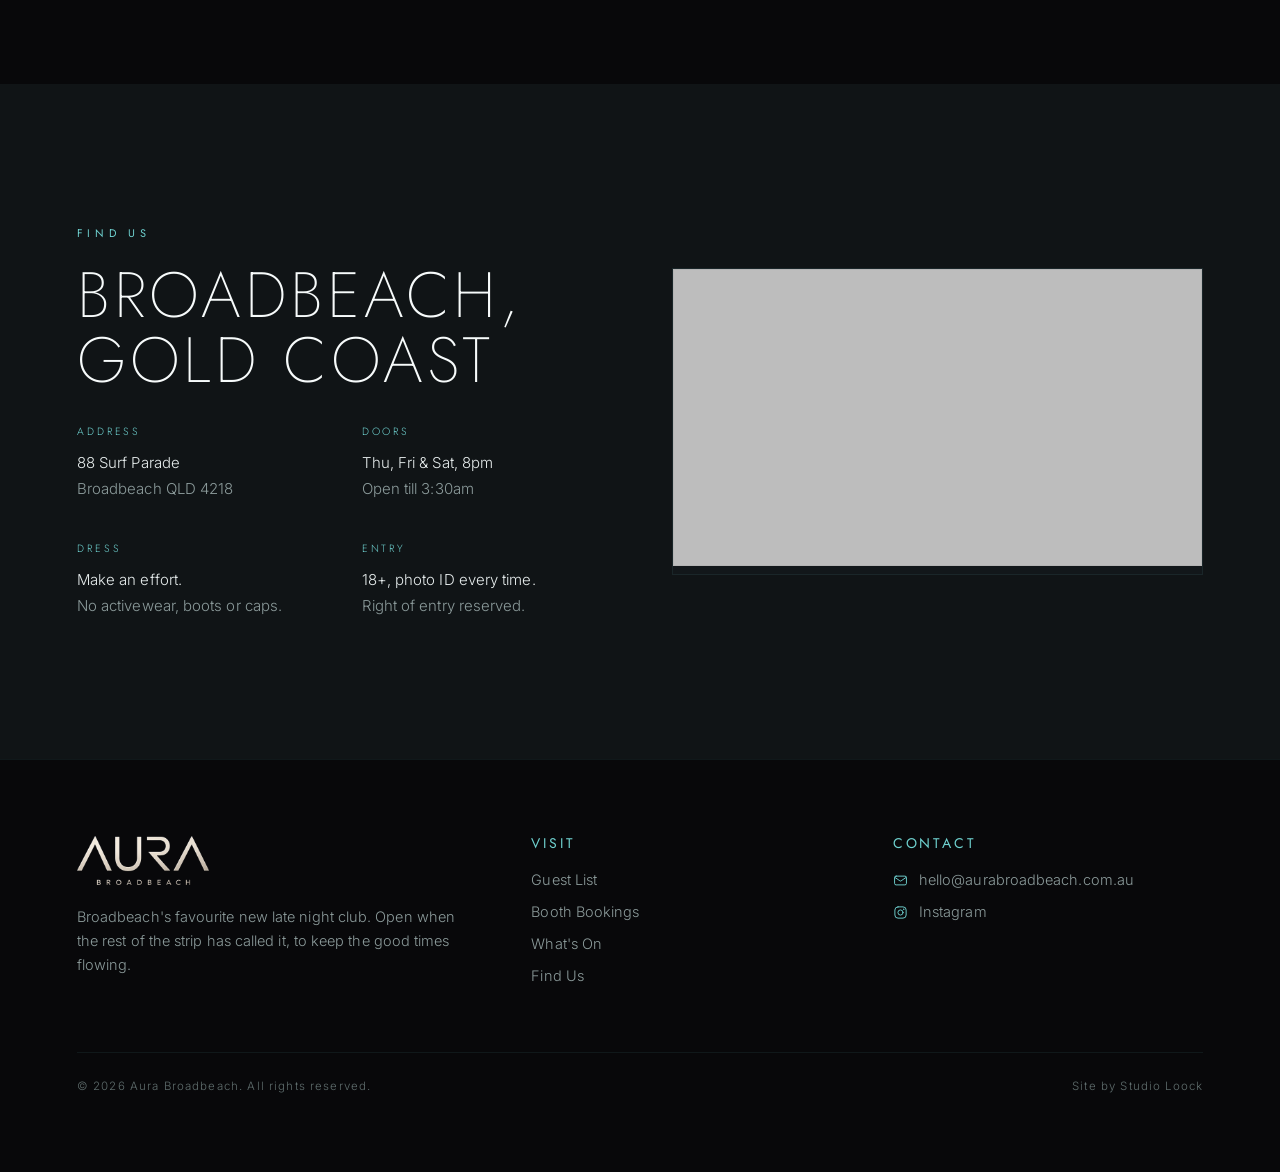
<file: guest-list/index.html>
<!doctype html>
<html lang="en-AU">
<head>
<meta charset="utf-8">
<meta name="viewport" content="width=device-width, initial-scale=1">
<title>Guest List | Aura Broadbeach</title>
<meta name="description" content="Free guest list at Aura Broadbeach. Name on the list before the cut-off, walk straight in, no cover charge.">
<link rel="canonical" href="https://aurabroadbeach.com.au/guest-list/">
<meta property="og:type" content="website">
<meta property="og:title" content="Guest List | Aura Broadbeach">
<meta property="og:description" content="Free entry before the cut-off. Add your name and walk in.">
<meta property="og:url" content="https://aurabroadbeach.com.au/guest-list/">
<meta property="og:image" content="https://aurabroadbeach.com.au/assets/guests.jpg?v=5">
<meta name="twitter:card" content="summary_large_image">
<meta name="theme-color" content="#08080a">
<link rel="icon" href="../assets/logo.png">
<link rel="preconnect" href="https://fonts.googleapis.com">
<link rel="preconnect" href="https://fonts.gstatic.com" crossorigin>
<link href="https://fonts.googleapis.com/css2?family=Jost:wght@200;300;400&family=Inter:wght@300;400&display=swap" rel="stylesheet">
<link rel="stylesheet" href="../styles.css?v=17">
<!-- TRACKING SLOT -->
</head>
<body>

<nav class="nav stuck" id="nav">
  <a class="nav-logo always" href="../" aria-label="Aura Broadbeach, home"><img src="../assets/logo.png" alt="Aura Broadbeach"></a>
  <div class="nav-links">
    <a class="hide-sm" href="../#room">The Room</a>
    <a class="hide-sm" href="../#whats-on">What's On</a>
    <a href="./" aria-current="page">Guest List</a>
    <a href="../booth-bookings/">Booths</a>
    <a class="btn btn-sm nav-cta" href="#" data-sr="booknow">Book Now</a>
  </div>
</nav>

<main>

<section class="feature" style="min-height:64svh; align-items:center;">
  <div class="feature-bg"><img src="../assets/guests.jpg?v=5" alt="" aria-hidden="true" fetchpriority="high"></div>
  <div class="wrap" style="padding-top:120px;">
    <div>
      <p class="eyebrow" style="margin-bottom:20px;">Free Entry</p>
      <h1 class="metal">Guest List</h1>
    </div>
  </div>
</section>

<section class="band-tight band-slate">
  <div class="wrap">
    <div class="split narrow">
      <div class="rv">
        <h2 style="margin-bottom:24px;">Skip the queue,<br>skip the cover</h2>
      </div>
      <div class="rv" style="display:flex; flex-direction:column; gap:20px;">
        <p class="lead">Name on the list before the cut-off and you walk straight in, no cover charge. Thirty seconds now saves you standing outside later.</p>
        <p class="lead">The conditions are short on purpose. Nobody wants a debate at the door at midnight, us included.</p>
      </div>
    </div>
  </div>
</section>

<section class="band-tight">
  <div class="wrap">
    <div class="rows rv">
      <div class="row">
        <div class="n">01</div>
        <div><div class="t">Before 10:30pm</div><div class="d">Guest list closes at 10:30pm sharp. After that it is standard entry, and you are still very welcome. <span class="ph">Time TBC</span></div></div>
        <div class="v">Cut-off</div>
      </div>
      <div class="row">
        <div class="n">02</div>
        <div><div class="t">18+ with photo ID</div><div class="d">Licence, passport or proof of age card. No ID, no entry. Not our rule, but we do have to hold it.</div></div>
        <div class="v">Required</div>
      </div>
      <div class="row">
        <div class="n">03</div>
        <div><div class="t">Make an effort</div><div class="d">Dress like you are going out. No activewear, work boots, singlets or caps.</div></div>
        <div class="v">Enforced</div>
      </div>
      <div class="row">
        <div class="n">04</div>
        <div><div class="t">Your name, not a group</div><div class="d">Everyone in your group needs their own name on it. Add them all in one go when you book.</div></div>
        <div class="v">Per person</div>
      </div>
      <div class="row">
        <div class="n">05</div>
        <div><div class="t">Right of entry</div><div class="d">The list is not a guarantee of entry. Management reserves the right to refuse admission.</div></div>
        <div class="v">Always</div>
      </div>
    </div>
  </div>
</section>

<section class="band" style="background:var(--ink);">
  <div class="wrap">
    <div class="head center rv">
      <p class="eyebrow">Add Your Name</p>
      <h2>Which night?</h2>
    </div>
    <div class="slot rv">
      <!-- SEVENROOMS SLOT: replace this block with the guest list widget embed -->
      <p class="eyebrow">Booking</p>
      <h3 style="font-weight:200;">SevenRooms guest list form</h3>
      <p class="note">The live SevenRooms guest list form sits here. It drops straight in once the Aura account is configured, styled to match so nobody leaves the site mid-booking.</p>
      <p><span class="ph">Awaiting SevenRooms account</span></p>
      <a class="btn btn-solid" href="#" data-sr="guestlist">Join the Guest List</a>
    </div>
    <p class="lead rv" style="margin:26px auto 0; text-align:center;">Prefer to ask first? Email <a href="mailto:HELLO@AURABROADBEACH.COM.AU" style="color:var(--champagne);">hello@aurabroadbeach.com.au</a></p>
  </div>
</section>

<section class="band-tight">
  <div class="wrap">
    <div class="cards rv">
      <div class="card">
        <p class="cap">Want a table?</p>
        <h3>Book a Booth</h3>
        <p>The list gets you in. A booth gets you a seat for the whole night and someone looking after you.</p>
        <div style="margin-top:auto; padding-top:12px;"><a class="btn btn-sm" href="../booth-bookings/">See the booths</a></div>
      </div>
      <div class="card">
        <p class="cap">Big group?</p>
        <h3>Functions</h3>
        <p>Birthdays, hens and bucks, work nights. Send the date and the numbers and we will sort the rest.</p>
        <div style="margin-top:auto; padding-top:12px;"><a class="btn btn-sm" href="../booth-bookings/#functions">Enquire</a></div>
      </div>
    </div>
  </div>
</section>

<!-- ============ FIND US ============ -->
<section class="band" id="find-us" style="background:var(--ink);">
  <div class="wrap">
    <div class="split">
      <div class="rv">
        <p class="eyebrow" style="margin-bottom:20px;">Find Us</p>
        <h2 style="margin-bottom:30px;">Broadbeach,<br>Gold Coast</h2>
        <div class="info" style="grid-template-columns:1fr 1fr;">
          <div><div class="k">Address</div><div class="v">88 Surf Parade<br><span>Broadbeach QLD 4218</span></div></div>
          <div><div class="k">Doors</div><div class="v">Thu, Fri &amp; Sat, 8pm<br><span>Open till 3:30am</span></div></div>
          <div><div class="k">Dress</div><div class="v">Make an effort.<br><span>No activewear, boots or caps.</span></div></div>
          <div><div class="k">Entry</div><div class="v">18+, photo ID every time.<br><span>Right of entry reserved.</span></div></div>
        </div>
      </div>
      <div class="rv map-shell">
        <iframe class="map" title="Map showing Aura Broadbeach" loading="lazy" referrerpolicy="no-referrer-when-downgrade"
          src="https://www.google.com/maps?q=88%20Surf%20Parade%2C%20Broadbeach%20QLD%204218&output=embed"></iframe>
      </div>
    </div>
  </div>
</section>

</main>

<footer class="site">
  <div class="wrap">
    <div class="foot">
      <div>
        <img src="../assets/logo.png" alt="Aura Broadbeach">
        <p>Broadbeach's favourite new late night club. Open when the rest of the strip has called it, to keep the good times flowing.</p>
      </div>
      <div>
        <h4>Visit</h4>
        <a href="./">Guest List</a>
        <a href="../booth-bookings/">Booth Bookings</a>
        <a href="../#whats-on">What's On</a>
        <a href="#find-us">Find Us</a>
      </div>
      <div>
        <h4>Contact</h4>
        <a class="with-ico" href="mailto:HELLO@AURABROADBEACH.COM.AU"><svg viewBox="0 0 24 24" aria-hidden="true"><rect x="2.5" y="5" width="19" height="14" rx="2.5"/><path d="M3 7l8.1 5.6a1.6 1.6 0 0 0 1.8 0L21 7"/></svg><span>hello@aurabroadbeach.com.au</span></a>
        <a class="with-ico" href="https://www.instagram.com/aura_broadbeach/" target="_blank" rel="noopener"><svg viewBox="0 0 24 24" aria-hidden="true"><rect x="3" y="3" width="18" height="18" rx="5"/><circle cx="12" cy="12" r="4.1"/><circle class="fillbit" cx="17.2" cy="6.8" r="1.25"/></svg><span>Instagram</span></a>
        <!-- Facebook link hidden until the venue supplies the URL -->
      </div>
    </div>
    <div class="colophon">
      <span>&copy; 2026 Aura Broadbeach. All rights reserved.</span>
      <span>Site by <a href="https://studioloock.co" target="_blank" rel="noopener">Studio Loock</a></span>
    </div>
  </div>
</footer>
<script src="../assets/lenis.min.js" defer></script>
<script src="../app.js?v=13" defer></script>
</body>
</html>
</file>
<file: styles.css>
/* ============================================================
   AURA BROADBEACH — Studio Loock
   Direction: restraint. Deep black, one metallic accent,
   very large thin type, slow motion. No neon.
   ============================================================ */

:root{
  --void:#08080a;
  --ink:#101416;
  --panel:#12171a;
  --smoke:#182023;
  --ink-lift:#131a1c;
  --slate:#192225;   /* one clear step up, so the bands are not all one black */

  /* primary accent: sampled from the venue's own logo glow, hue 180 */
  --teal-lift:#6fd2d0;   /* type, hairlines, icons  — 11.8:1 on void */
  --teal:#0fa39f;        /* solid fills only        —  6.4:1 with void text */
  --teal-glow:#0e7c7b;   /* atmosphere only, never a flat fill */
  --white:#f7fbfb;       /* headlines and logo */

  /* rare accent: booths and bottle service only */
  --gold:#e8dcc4;
  --gold-dim:#b0a488;

  /* legacy aliases, kept so nothing breaks */
  --champagne:var(--gold);
  --champagne-dim:var(--gold-dim);
  --metal-1:var(--white);
  --metal-2:var(--teal-lift);
  --metal-3:var(--teal);

  --text:#e6ecec;
  --muted:#8b9a9a;
  --faint:#5f6d6d;
  --line:rgba(111,210,208,0.16);
  --line-soft:rgba(111,210,208,0.08);

  --display:'Jost',-apple-system,'Helvetica Neue',Arial,sans-serif;
  --body:'Inter',-apple-system,'Helvetica Neue',Arial,sans-serif;

  --pad:clamp(22px,6vw,96px);
  --ease:cubic-bezier(.22,.61,.36,1);
}

*,*::before,*::after{box-sizing:border-box;}
html{scroll-padding-top:80px; -webkit-text-size-adjust:100%;}



body{
  margin:0; background:var(--void); color:var(--text);
  font-family:var(--body); font-size:16px; line-height:1.65;
  font-weight:300; letter-spacing:0.005em;
  -webkit-font-smoothing:antialiased; overflow-x:clip;
}
img{max-width:100%; display:block;}
a{color:inherit;}

/* ---------- grain ---------- */
body::after{
  content:""; position:fixed; inset:0; z-index:9999; pointer-events:none; opacity:0.035;
  background-image:url("data:image/svg+xml,%3Csvg xmlns='http://www.w3.org/2000/svg' width='160' height='160'%3E%3Cfilter id='n'%3E%3CfeTurbulence type='fractalNoise' baseFrequency='0.85' numOctaves='3'/%3E%3C/filter%3E%3Crect width='160' height='160' filter='url(%23n)'/%3E%3C/svg%3E");
}

/* ---------- type ---------- */
h1,h2,h3,h4{
  font-family:var(--display); font-weight:200; margin:0; color:var(--white);
  text-transform:uppercase; line-height:1.02; letter-spacing:0.06em;
}
h1{font-size:clamp(50px,11vw,116px); letter-spacing:0.09em;}
h2{font-size:clamp(37px,8.6vw,64px);}
h3{font-size:clamp(24px,5.4vw,28px); letter-spacing:0.13em; font-weight:300;}
h4{font-size:14px; letter-spacing:0.2em; font-weight:400;}
p{margin:0;}

.eyebrow{
  font-family:var(--display); font-size:11px; font-weight:400;
  letter-spacing:0.42em; text-transform:uppercase; color:var(--metal-2);
}
.lead{font-size:clamp(17px,1.5vw,19px); color:var(--muted); line-height:1.75; max-width:62ch;}
.metal{
  background:linear-gradient(166deg,var(--white) 0%,var(--white) 30%,#dcefee 48%,#c7e6e4 58%,var(--white) 78%,var(--white) 100%);
  -webkit-background-clip:text; background-clip:text; color:transparent;
}
.rule{height:1px; background:var(--line); border:0; margin:0;}

/* ---------- layout ---------- */
.wrap{max-width:1320px; margin:0 auto; padding-inline:var(--pad);}
section{position:relative;}
.band{padding-block:clamp(72px,11vw,160px);}
.band-tight{padding-block:clamp(52px,7vw,96px);}

/* ---------- nav ---------- */
.nav{
  position:fixed; inset:0 0 auto 0; z-index:100;
  display:flex; align-items:center; justify-content:space-between; gap:20px;
  padding:18px var(--pad); transition:background .5s var(--ease), border-color .5s var(--ease), padding .5s var(--ease);
  border-bottom:1px solid transparent;
}
.nav.stuck{background:rgba(8,8,10,0.94); border-bottom-color:var(--line-soft); padding-block:13px;}
.nav-logo img{width:clamp(86px,10vw,116px);}
.nav-links{display:flex; align-items:center; gap:clamp(18px,2.6vw,40px);}
.nav-links a{
  font-family:var(--display); font-size:11.5px; letter-spacing:0.24em; text-transform:uppercase;
  text-decoration:none; color:var(--text); opacity:.68; transition:opacity .3s var(--ease); white-space:nowrap;
}
.nav-links a:hover,.nav-links a:focus-visible,.nav-links a[aria-current]{opacity:1;}
.nav-links a[aria-current]{color:var(--teal-lift);}
@media (max-width:760px){
  .nav-links .hide-sm{display:none;}
}

/* ---------- buttons ---------- */
.btn{
  display:inline-flex; align-items:center; justify-content:center; gap:12px;
  font-family:var(--display); font-size:11.5px; font-weight:400;
  letter-spacing:0.26em; text-transform:uppercase; text-decoration:none;
  padding:16px 30px; border:1px solid var(--line); color:var(--text);
  background:transparent; transition:background .4s var(--ease), color .4s var(--ease), border-color .4s var(--ease);
  cursor:pointer; white-space:nowrap;
}
.btn:hover,.btn:focus-visible{background:var(--teal); color:var(--void); border-color:var(--teal);}
.btn-solid{background:var(--teal); color:var(--void); border-color:var(--teal);}
.btn-solid:hover,.btn-solid:focus-visible{background:transparent; color:var(--teal-lift); border-color:var(--teal-lift);}
.btn-sm{padding:12px 22px; font-size:10.5px; letter-spacing:0.22em;}
:focus-visible{outline:2px solid var(--teal-lift); outline-offset:3px;}

/* ---------- hero ---------- */
.hero{
  position:relative; min-height:100svh; display:flex; flex-direction:column;
  align-items:center; justify-content:center; text-align:center;
  padding:120px var(--pad) 64px; overflow:hidden;
}
.hero-bg{position:absolute; inset:0; z-index:0;}
.hero-bg img,.hero-bg video{
  position:absolute; inset:0;
  width:100%; height:100%; object-fit:cover;
}
.hero-bg img{opacity:.66;}
.hero-video{opacity:0; transition:opacity 1.4s var(--ease);}
.hero-video.ready{opacity:.78;}
.hero-video.ready ~ img,.hero-bg:has(.hero-video.ready) img{opacity:0;}
.hero-bg::after{
  content:""; position:absolute; inset:0;
  background:
    radial-gradient(116% 84% at 50% 44%, rgba(8,8,10,.06) 0%, rgba(8,8,10,.44) 62%, var(--void) 100%),
    linear-gradient(180deg, rgba(8,8,10,.52) 0%, transparent 22%, transparent 66%, var(--void) 100%);
}
.hero-inner{position:relative; z-index:1; display:flex; flex-direction:column; align-items:center; gap:clamp(30px,4.4vw,52px);}
.hero-logo{width:clamp(210px,30vw,430px);}
.hero-sub{
  font-family:var(--display); font-size:clamp(11px,1.3vw,13px); font-weight:300;
  letter-spacing:0.46em; text-transform:uppercase; color:var(--white);
}
.hero-nights{
  font-family:var(--display); font-size:clamp(10.5px,1.15vw,12.5px); font-weight:300;
  letter-spacing:0.42em; text-transform:uppercase; color:var(--metal-2);
  margin-top:calc(-1 * clamp(12px,1.6vw,20px));
}
.hero-cta{display:flex; flex-wrap:wrap; gap:14px; justify-content:center;}
.scroll-cue{
  position:absolute; left:50%; bottom:30px; transform:translateX(-50%); z-index:1;
  font-family:var(--display); font-size:9.5px; letter-spacing:0.4em; text-transform:uppercase;
  color:var(--faint); text-decoration:none; display:flex; flex-direction:column; align-items:center; gap:9px;
}
.scroll-cue span{display:block; width:1px; height:38px; background:linear-gradient(var(--teal),transparent); animation:drop 2.6s var(--ease) infinite;}
@keyframes drop{0%,100%{opacity:.3; transform:scaleY(.55); transform-origin:top;}50%{opacity:1; transform:scaleY(1);}}
@media (prefers-reduced-motion:reduce){.scroll-cue span{animation:none;}}

/* ---------- reveal ---------- */
.rv{opacity:0; transform:translateY(26px); transition:opacity 1.1s var(--ease), transform 1.1s var(--ease);}
.rv.on{opacity:1; transform:none; }

/* ---------- section head ---------- */
.head{display:flex; flex-direction:column; gap:20px; margin-bottom:clamp(38px,5vw,64px); max-width:74ch;}
.head.center{align-items:center; text-align:center; margin-inline:auto;}
.h-tight{max-width:15ch;}
.h-tight-sm{max-width:11ch;}

/* ---------- the room mosaic ---------- */
.mosaic{display:grid; grid-template-columns:1.35fr 1fr; grid-template-rows:1fr 1fr; gap:clamp(10px,1.4vw,20px);}
.mosaic figure{margin:0; position:relative; overflow:hidden; background:var(--panel);}
.mosaic img{width:100%; height:100%; object-fit:cover; transition:transform 1.4s var(--ease);}
.mosaic figure:hover img{transform:scale(1.035);}
.m-a{grid-row:span 2; aspect-ratio:4/5;}
.m-b,.m-c{min-height:0;}
.m-b img,.m-c img{height:100%;}
@media (max-width:760px){
  .mosaic{grid-template-columns:1fr;}
  .mosaic{grid-template-rows:auto;}
  .m-a{grid-row:auto; aspect-ratio:4/3;}
  .m-b,.m-c{aspect-ratio:16/10;}
}

/* ---------- split ---------- */
.split{display:grid; grid-template-columns:1fr 1fr; gap:clamp(28px,5vw,84px); align-items:center;}
.split.narrow{grid-template-columns:1fr 1.15fr;}
@media (max-width:860px){.split,.split.narrow{grid-template-columns:1fr; gap:34px;}}
.split figure{margin:0; overflow:hidden; background:var(--panel);}
.split figure img{width:100%; aspect-ratio:4/3; object-fit:cover;}

/* ---------- list rows ---------- */
.rows{border-top:1px solid var(--line-soft);}
.row{
  display:grid; grid-template-columns:auto 1fr auto; gap:clamp(16px,3vw,44px); align-items:baseline;
  padding:clamp(20px,2.6vw,30px) 0; border-bottom:1px solid var(--line-soft);
}
.row .n{font-family:var(--display); font-size:11px; letter-spacing:0.22em; color:var(--faint);}
.row .t{font-family:var(--display); font-size:clamp(21px,2vw,23px); font-weight:200; letter-spacing:0.1em; text-transform:uppercase;}
.row .d{color:var(--muted); font-size:14.5px; margin-top:6px; max-width:56ch;}
.row .v{font-family:var(--display); font-size:12px; letter-spacing:0.2em; text-transform:uppercase; color:var(--metal-2); text-align:right;}
@media (max-width:640px){
  .row{grid-template-columns:1fr; gap:6px;}
  .row .v{text-align:left; margin-top:8px;}
}

/* ---------- cards ---------- */
.cards{display:grid; grid-template-columns:repeat(auto-fit,minmax(258px,1fr)); gap:clamp(14px,1.8vw,22px);}
.card{
  border:1px solid var(--line-soft); background:linear-gradient(180deg,var(--panel),var(--ink));
  padding:clamp(26px,3vw,38px); display:flex; flex-direction:column; gap:14px;
  transition:border-color .5s var(--ease), transform .5s var(--ease);
}
.card:hover{border-color:var(--line); transform:translateY(-3px);}
.card .cap{font-family:var(--display); font-size:10.5px; letter-spacing:0.28em; text-transform:uppercase; color:var(--metal-2);}
.card p{color:var(--muted); font-size:14.5px;}
.card ul{margin:0; padding-left:17px; color:var(--muted); font-size:14.5px;}
.card li{margin-bottom:5px;}
.card .price{font-family:var(--display); font-weight:200; font-size:clamp(30px,3vw,34px); letter-spacing:0.06em;}

/* ---------- feature band ---------- */
.feature{position:relative; min-height:72svh; display:flex; align-items:flex-end; overflow:hidden;}
.feature-bg{position:absolute; inset:0;}
.feature-bg img{width:100%; height:100%; object-fit:cover; opacity:.42;}
.feature-bg::after{content:""; position:absolute; inset:0; background:linear-gradient(180deg,rgba(8,8,10,.8) 0%,transparent 38%,rgba(8,8,10,.92) 100%);}
.feature .wrap{position:relative; z-index:1; padding-block:clamp(48px,7vw,90px);}

/* ---------- booking slot ---------- */
.slot{
  border:1px solid var(--line-soft); background:var(--ink);
  padding:clamp(28px,4vw,52px); text-align:center;
  display:flex; flex-direction:column; align-items:center; gap:18px;
}
.slot .note{font-size:13px; color:var(--faint); max-width:52ch;}
.embed{width:100%; min-height:520px; border:0; background:var(--panel);}

/* ---------- info grid ---------- */
.info{display:grid; grid-template-columns:repeat(auto-fit,minmax(190px,1fr)); gap:clamp(22px,3vw,44px);}
.info .k{font-family:var(--display); font-size:10.5px; letter-spacing:0.28em; text-transform:uppercase; color:var(--metal-2); margin-bottom:10px;}
.info .v{font-size:15px; color:var(--text); line-height:1.7;}
.info .v span{color:var(--muted);}

/* ---------- map ---------- */
.map{width:100%; aspect-ratio:16/9; border:1px solid var(--line-soft); filter:grayscale(1) invert(.9) contrast(.85) brightness(.95); background:var(--panel);}
.map-shell{background:var(--panel); border:1px solid var(--line-soft);}
@media (max-width:640px){.map{aspect-ratio:4/3;}}

/* ---------- footer ---------- */
footer.site{border-top:1px solid var(--line-soft); padding-block:clamp(48px,6vw,76px); background:var(--ink);}
.foot{display:grid; grid-template-columns:1.3fr 1fr 1fr; gap:clamp(28px,4vw,56px); align-items:start;}
@media (max-width:760px){.foot{grid-template-columns:1fr; gap:34px;}}
.foot img{width:132px; margin-bottom:20px;}
.foot h4{color:var(--metal-2); margin-bottom:14px;}
.foot a{color:var(--muted); text-decoration:none; font-size:14.5px; display:block; padding:4px 0; transition:color .3s var(--ease);}
.foot a:hover{color:var(--teal-lift);}
.foot p{color:var(--muted); font-size:14.5px;}
.colophon{
  display:flex; flex-wrap:wrap; gap:10px 26px; justify-content:space-between;
  margin-top:clamp(38px,5vw,60px); padding-top:24px; border-top:1px solid var(--line-soft);
  font-size:11.5px; letter-spacing:0.1em; color:var(--faint);
}
.colophon a{color:var(--faint); text-decoration:none;}
.colophon a:hover{color:var(--muted);}

/* ---------- placeholder marker ---------- */
.ph{
  display:inline-block; font-family:var(--display); font-size:9.5px; letter-spacing:0.24em;
  text-transform:uppercase; color:#0b0b0d; background:var(--metal-2);
  padding:3px 9px; border-radius:2px; vertical-align:middle;
}

/* ============================================================
   SCROLL CHOREOGRAPHY
   Hero pins and recedes, the page slides up over it,
   the logo hands off from hero to nav.
   ============================================================ */

/* Lenis */
html.lenis,html.lenis body{height:auto;}
.lenis:not(.lenis-autoToggle).lenis-stopped{overflow:clip;}

/* ---- hero pin ---- */
.hero{
  position:sticky; top:0; z-index:0; height:100svh;
}
.hero-inner{
  will-change:transform,opacity;
  transform:translate3d(0,calc(var(--hp,0) * -46px),0) scale(calc(1 - var(--hp,0) * 0.085));
  opacity:calc(1 - var(--hp,0) * 1.25);
}
.hero-bg img,.hero-bg video{
  transform:scale(calc(1 + var(--hp,0) * 0.10));
}
.scroll-cue{opacity:calc(1 - var(--hp,0) * 2.4); pointer-events:none;}

/* ---- the page rides up over the hero ---- */
#main > section:first-of-type,
main > section.band-tight:first-of-type{
  position:relative; z-index:2;
  margin-top:0;
  border-radius:0;
  background:var(--slate);
  box-shadow:inset 0 1px 0 rgba(111,210,208,0.055);
}
main > section:not(.hero) ~ section, footer.site{position:relative; z-index:2;}
main > section:not(.hero){background-color:var(--void);}
#main > section:first-of-type,
main > section.band-tight:first-of-type{background-color:var(--slate);}
main > section.band-slate{background-color:var(--slate); box-shadow:inset 0 1px 0 rgba(111,210,208,0.055);}
main > section.bg-ink-band{background-color:var(--ink);}


/* ---- nav logo hand-off ---- */
.nav-logo{
  display:block;
  /* faintly there at rest, lifts to full metallic as you scroll */
  opacity:calc(0.55 + var(--navlogo,0) * 0.45);
  filter:saturate(calc(0.35 + var(--navlogo,0) * 0.65))
         brightness(calc(0.88 + var(--navlogo,0) * 0.12));
  transform:translate3d(0,calc((1 - var(--navlogo,0)) * 4px),0);
  transition:opacity .5s var(--ease), filter .5s var(--ease), transform .5s var(--ease);
}
.nav-logo:hover{opacity:1; filter:none;}
.nav-logo.always{opacity:1; filter:none; transform:none;}

/* ---- staggered reveals ---- */
.rv{
  opacity:0;
  transform:translate3d(0,28px,0);
  transition:opacity .75s var(--ease), transform .85s var(--ease);
  transition-delay:var(--d,0ms);
}
.rv.on{opacity:1; transform:none;}

/* children stagger inside a revealed block */
.stagger.on > *{animation:rise 1s var(--ease) both;}
.stagger.on > *:nth-child(1){animation-delay:.04s;}
.stagger.on > *:nth-child(2){animation-delay:.12s;}
.stagger.on > *:nth-child(3){animation-delay:.2s;}
.stagger.on > *:nth-child(4){animation-delay:.28s;}
.stagger.on > *:nth-child(5){animation-delay:.36s;}
.stagger.on > *:nth-child(6){animation-delay:.44s;}
@keyframes rise{from{opacity:0; transform:translate3d(0,26px,0);} to{opacity:1; transform:none;}}

/* headline lines lift in */
.lift{display:block; overflow:hidden;}
.lift > span{
  display:block;
  transform:translate3d(0,105%,0);
  transition:transform 1.05s var(--ease);
  transition-delay:var(--d,0ms);
}
.on .lift > span, .lift.on > span{transform:none;}

@media (prefers-reduced-motion:reduce){
  .hero-video{display:none;}
  .hero{position:relative;}
  .hero-inner,.hero-bg img{transform:none; opacity:1;}
  .rv,.lift > span{opacity:1; transform:none; transition:none;}
  .stagger.on > *{animation:none;}
  .nav-logo{opacity:1; filter:none; transform:none;}
  .scroll-cue{opacity:1;}
}

/* ---------- footer contact icons ---------- */
.foot a.with-ico{display:flex; align-items:center; gap:11px;}
.foot a.with-ico svg{
  width:15px; height:15px; flex:0 0 15px;
  fill:none; stroke:var(--metal-2); stroke-width:1.5;
  stroke-linecap:round; stroke-linejoin:round;
  transition:stroke .3s var(--ease), transform .3s var(--ease);
}
.foot a.with-ico:hover svg{stroke:var(--white); transform:translateY(-1px);}
.foot a.with-ico svg .fillbit{fill:var(--metal-2); stroke:none; transition:fill .3s var(--ease);}
.foot a.with-ico:hover svg .fillbit{fill:var(--white);}

/* ---------- header Book Now ---------- */
.nav-cta{
  margin-left:clamp(4px,1.4vw,16px);
  padding:12px 24px;
  font-size:10.5px; letter-spacing:0.22em;
  opacity:1 !important;
  border:1px solid rgba(236,233,227,0.5);
  color:var(--text);
  border-radius:0;
}
.nav-cta:hover,.nav-cta:focus-visible{
  background:var(--teal); color:var(--void); border-color:var(--teal);
}
.nav-links a.nav-cta{opacity:1;}
@media (max-width:560px){
  .nav-cta{padding:10px 13px; font-size:9.5px; letter-spacing:0.1em; margin-left:10px;}
  .nav-links a{letter-spacing:0.18em;}
  .nav{gap:10px; padding-inline:18px;}
  .nav-links{gap:19px;}
  .nav-logo img{width:78px;}
}

/* ---------- mobile: equal-width stacked hero buttons, bigger type ---------- */
@media (max-width:600px){
  .hero-cta{
    flex-direction:column;
    width:min(320px, 82vw);
    gap:12px;
  }
  .hero-cta .btn{width:100%; padding:17px 20px;}
  .eyebrow{font-size:12px;}
  .head{gap:16px;}
  .info .v{font-size:16px;}
  .card p, .card ul, .card li{font-size:15.5px;}
  .row .d{font-size:15.5px;}
  .foot a, .foot p{font-size:15.5px;}
}

/* ---------- mobile: headings bleed to the same edges as body copy ---------- */
@media (max-width:760px){
  h1, h2, h3, .statement,
  .h-tight, .h-tight-sm, .med-heading,
  .hero h1, .head h2, .split .copy h2{
    max-width:100% !important;
    width:100%;
  }
  .head{max-width:100%;}
  .lead, .card p, .row .d{max-width:100%;}
}


/* ============================================================
   GOLD, USED RARELY
   Booths and bottle service only. Gold and teal never touch:
   where both appear in a section, one is a hairline and the
   other is type.
   ============================================================ */
.eyebrow.gold,
.card .cap.gold{color:var(--gold);}

/* ============================================================
   THE GLOW
   The logo in Aura's own artwork sits inside a soft teal bloom.
   Built as light (screen blend), not paint. Twice on a page is
   atmosphere; more is a theme park.
   ============================================================ */
.hero-glow{
  position:absolute; inset:0; z-index:0; pointer-events:none;
  mix-blend-mode:screen;
  background:radial-gradient(ellipse 46% 38% at 50% 43%, rgba(14,124,123,0.46), transparent 68%);
  opacity:calc(1 - var(--hp,0) * 0.9);
}
.feature .feature-glow{
  position:absolute; inset:0; z-index:0; pointer-events:none;
  mix-blend-mode:screen;
  background:radial-gradient(ellipse 60% 70% at 72% 40%, rgba(14,124,123,0.3), transparent 72%);
}
@media (prefers-reduced-motion:reduce){
  .hero-glow{opacity:1;}
}


/* ============================================================
   BAND DEPTH
   The sections were all within a few points of each other and
   read as one flat black. One step up, used twice, with a hair
   of light on the top edge so the step looks deliberate.
   ============================================================ */
.band-slate{
  background:var(--slate);
  box-shadow:inset 0 1px 0 rgba(111,210,208,0.055);
}
.band-void{background:var(--void);}
footer.site{background:var(--void);}


/* the hero statement breaks after "Late" on phones so "room" never sits alone */
.br-sm{display:none;}
@media (max-width:560px){
  .br-sm{display:block;}
  .hero-sub{text-wrap:initial;}
}
</file>
